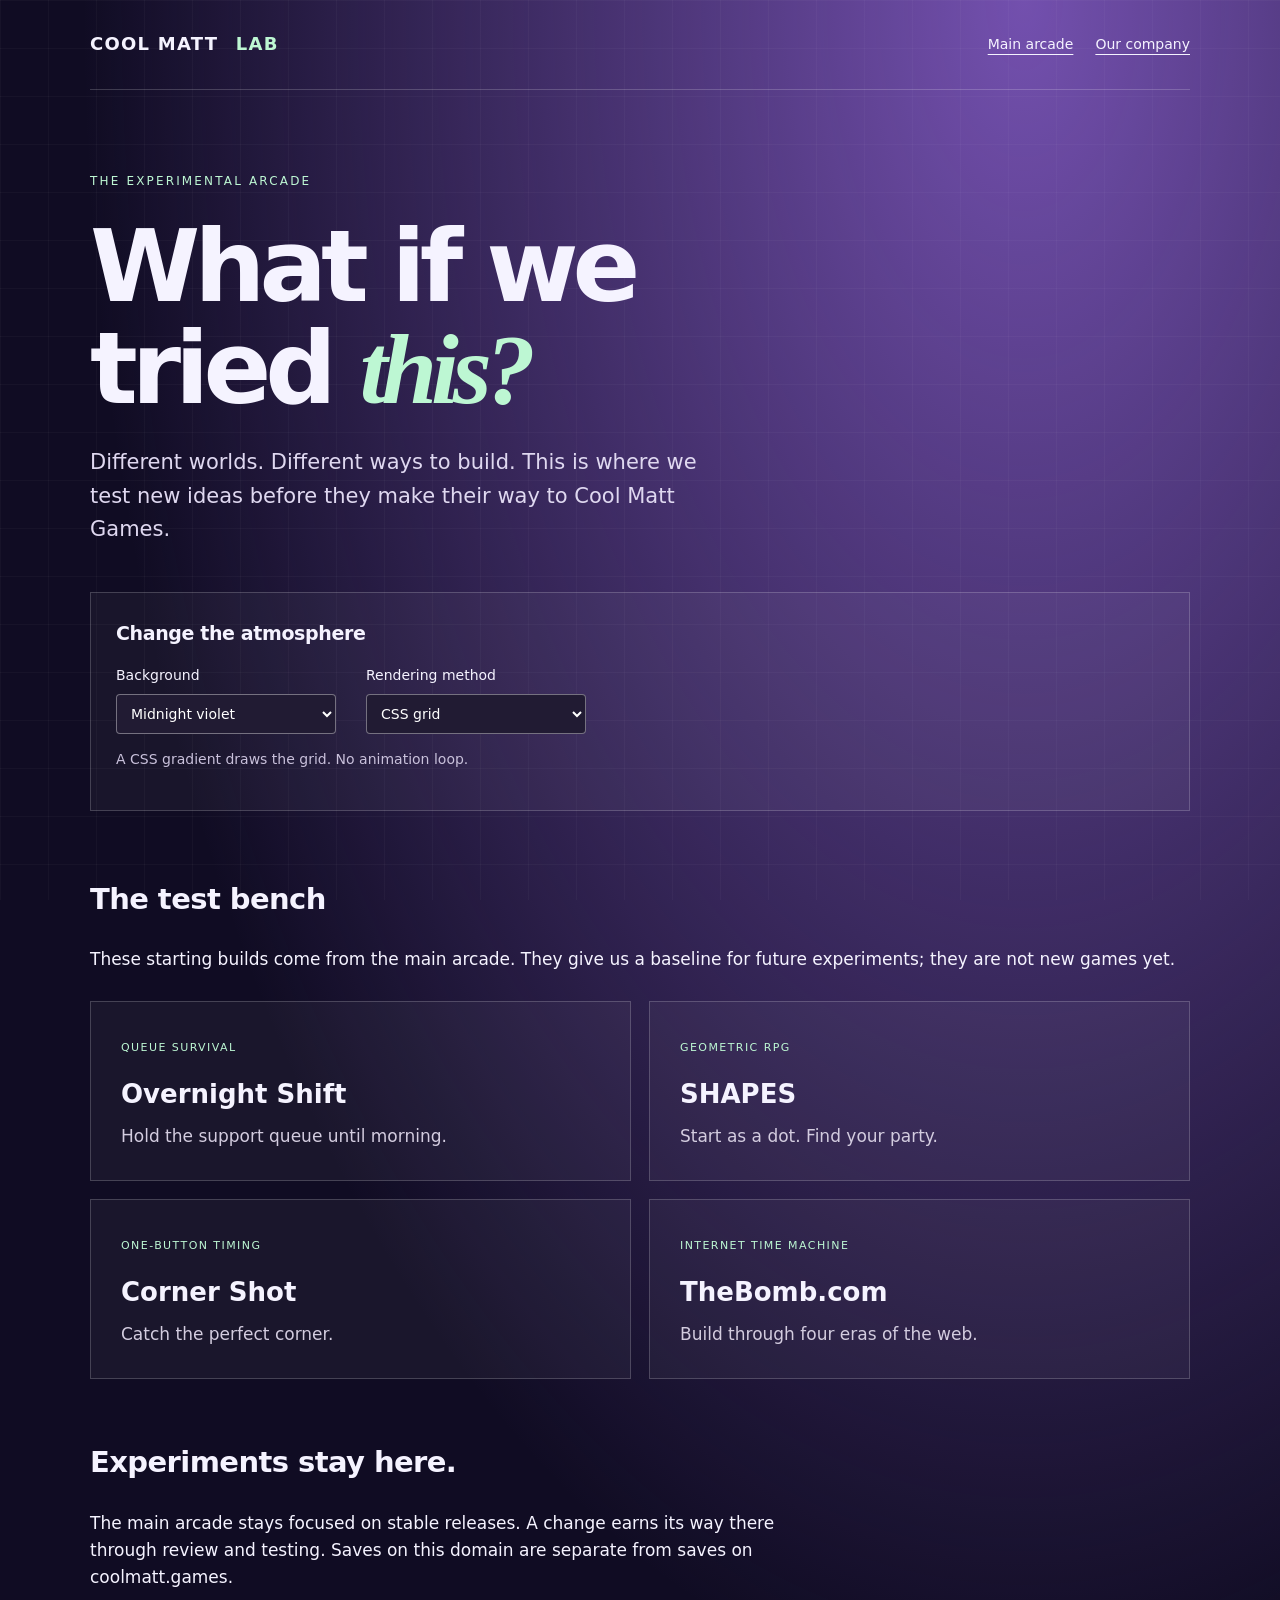
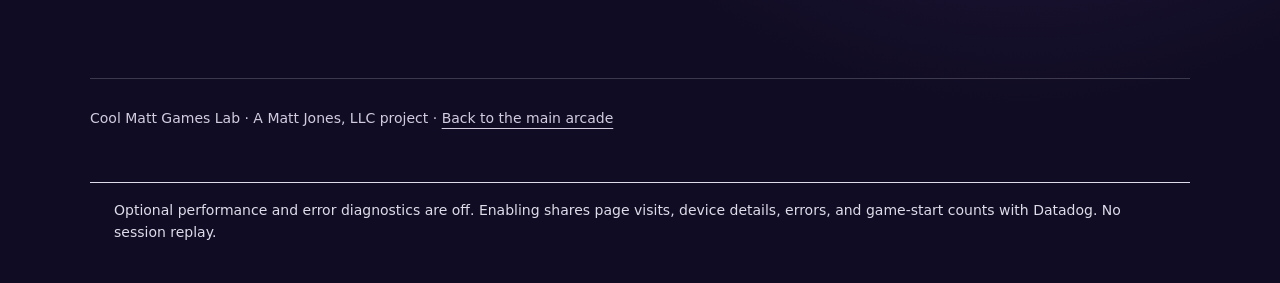
<file: site/index.html>
<!doctype html><html lang="en"><head><meta charset="utf-8"><meta name="viewport" content="width=device-width,initial-scale=1"><title>Cool Matt Games Lab | Experimental arcade</title><meta name="description" content="The experimental side of Cool Matt Games. Test games, alternate backgrounds, and new ways to build."><link rel="canonical" href="https://coolmattgames.io/"><link rel="icon" href="favicon.svg"><link rel="stylesheet" href="assets/lab.css"><script defer src="assets/lab.js"></script><script defer src="./assets/monitoring-config.js"></script>
<script defer src="./assets/monitoring.js"></script>
</head><body data-theme="midnight"><canvas id="sky" aria-hidden="true"></canvas><header><a class="brand" href="./">COOL MATT <b>LAB</b></a><nav aria-label="Main"><a href="https://coolmatt.games">Main arcade</a><a href="https://matt-jones.org">Our company</a></nav></header><main><p class="eyebrow">THE EXPERIMENTAL ARCADE</p><h1>What if we<br>tried <em>this?</em></h1><p class="intro">Different worlds. Different ways to build. This is where we test new ideas before they make their way to Cool Matt Games.</p><section class="controls" aria-labelledby="controls-title"><h2 id="controls-title">Change the atmosphere</h2><div><label>Background <select id="theme"><option value="midnight">Midnight violet</option><option value="ocean">Deep ocean</option><option value="ember">Ember glow</option></select></label><label>Rendering method <select id="renderer"><option value="css">CSS grid</option><option value="canvas">Canvas stars</option><option value="plain">Plain background</option></select></label></div><p id="method" aria-live="polite">A CSS gradient draws the grid. No animation loop.</p></section><section aria-labelledby="games-title"><h2 id="games-title">The test bench</h2><p>These starting builds come from the main arcade. They give us a baseline for future experiments; they are not new games yet.</p><div class="games"><a href="games/overnight-shift/"><span>QUEUE SURVIVAL</span><h3>Overnight Shift</h3><p>Hold the support queue until morning.</p></a><a href="games/shapes/"><span>GEOMETRIC RPG</span><h3>SHAPES</h3><p>Start as a dot. Find your party.</p></a><a href="games/corner-shot/"><span>ONE-BUTTON TIMING</span><h3>Corner Shot</h3><p>Catch the perfect corner.</p></a><a href="games/thebomb/"><span>INTERNET TIME MACHINE</span><h3>TheBomb.com</h3><p>Build through four eras of the web.</p></a></div></section><section class="note"><h2>Experiments stay here.</h2><p>The main arcade stays focused on stable releases. A change earns its way there through review and testing. Saves on this domain are separate from saves on coolmatt.games.</p></section></main><footer>Cool Matt Games Lab · A Matt Jones, LLC project · <a href="https://coolmatt.games">Back to the main arcade</a></footer></body></html>
</file>
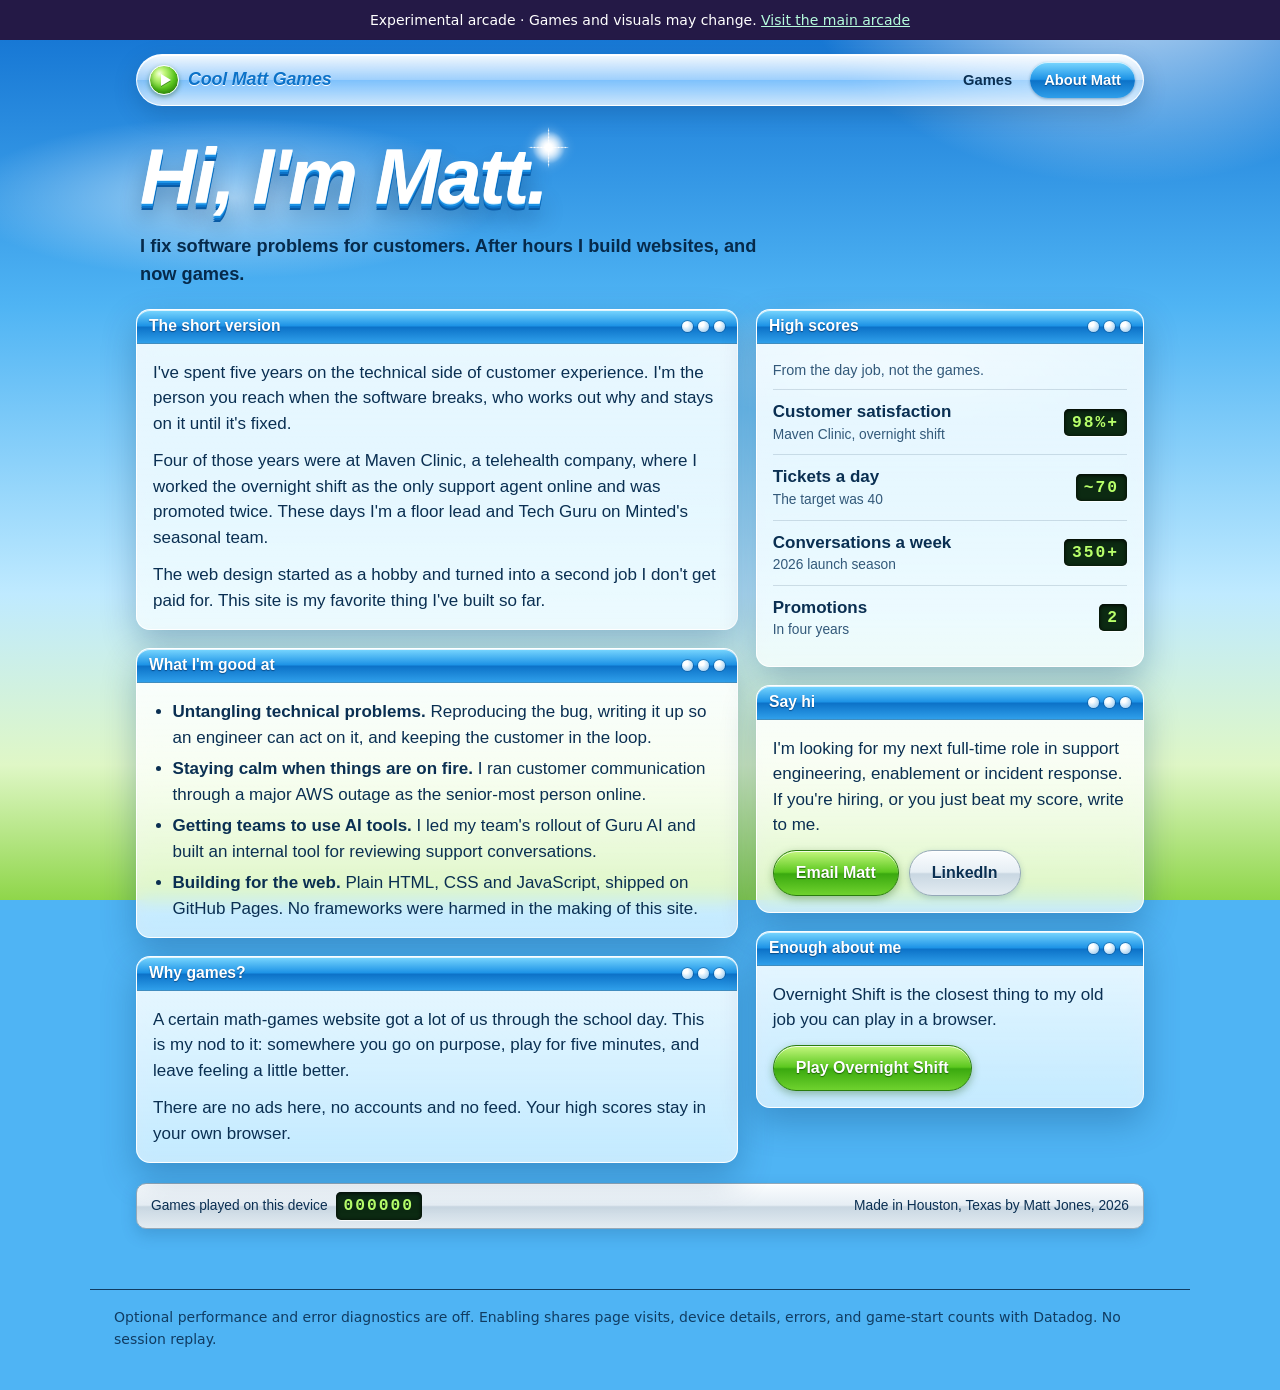
<file: site/about/index.html>
<!doctype html>
<html lang="en">
<head>
<meta charset="utf-8">
<meta name="viewport" content="width=device-width, initial-scale=1, viewport-fit=cover">
<title>LAB · About Matt | Cool Matt Games</title>
<meta name="description" content="Matt Jones: five years in tech-facing customer experience, building websites and browser games on the side.">
<meta name="theme-color" content="#0f6fd0">
<meta property="og:title" content="About Matt | Cool Matt Games">
<meta property="og:description" content="Five years in tech-facing customer experience, building websites and browser games on the side.">
<meta property="og:type" content="profile">
<meta property="og:url" content="https://coolmattgames.io/about/">
<link rel="canonical" href="https://coolmattgames.io/about/">
<link rel="icon" href="../favicon.svg" type="image/svg+xml">
<link rel="stylesheet" href="../assets/site.css">
<script defer src="../assets/monitoring-config.js"></script>
<script defer src="../assets/monitoring.js"></script>
</head>
<body><aside style="background:#241946;color:#fff;padding:12px;text-align:center;font:14px system-ui">Experimental arcade · Games and visuals may change. <a style="color:#b5fbdc" href="https://coolmatt.games">Visit the main arcade</a></aside>
<a class="skip" href="#main">Skip to content</a>
<div class="sky-bubbles" aria-hidden="true"></div>

<div class="page">
  <header class="topbar">
    <a class="brand" href="../"><span class="brand-orb" aria-hidden="true"></span>Cool Matt Games</a>
    <nav class="nav" aria-label="Site">
      <a href="../">Games</a>
      <a href="../about/" aria-current="page">About Matt</a>
    </nav>
  </header>

  <main id="main">
    <div class="masthead">
      <h1 class="wordmark">Hi, I'm Matt.</h1>
      <p class="tagline">I fix software problems for customers. After hours I build websites, and now games.</p>
    </div>

    <div class="desk">
      <div class="stack">
        <section class="win" aria-labelledby="short-title">
          <div class="win-bar">
            <h2 id="short-title">The short version</h2>
            <span class="win-dots" aria-hidden="true"><i></i><i></i><i></i></span>
          </div>
          <div class="win-body">
            <p>I've spent five years on the technical side of customer experience. I'm the person you reach when the software breaks, who works out why and stays on it until it's fixed.</p>
            <p>Four of those years were at Maven Clinic, a telehealth company, where I worked the overnight shift as the only support agent online and was promoted twice. These days I'm a floor lead and Tech Guru on Minted's seasonal team.</p>
            <p>The web design started as a hobby and turned into a second job I don't get paid for. This site is my favorite thing I've built so far.</p>
          </div>
        </section>

        <section class="win" aria-labelledby="good-title">
          <div class="win-bar">
            <h2 id="good-title">What I'm good at</h2>
            <span class="win-dots" aria-hidden="true"><i></i><i></i><i></i></span>
          </div>
          <div class="win-body">
            <ul class="plain-list">
              <li><strong>Untangling technical problems.</strong> Reproducing the bug, writing it up so an engineer can act on it, and keeping the customer in the loop.</li>
              <li><strong>Staying calm when things are on fire.</strong> I ran customer communication through a major AWS outage as the senior-most person online.</li>
              <li><strong>Getting teams to use AI tools.</strong> I led my team's rollout of Guru AI and built an internal tool for reviewing support conversations.</li>
              <li><strong>Building for the web.</strong> Plain HTML, CSS and JavaScript, shipped on GitHub Pages. No frameworks were harmed in the making of this site.</li>
            </ul>
          </div>
        </section>

        <section class="win" aria-labelledby="why-title">
          <div class="win-bar">
            <h2 id="why-title">Why games?</h2>
            <span class="win-dots" aria-hidden="true"><i></i><i></i><i></i></span>
          </div>
          <div class="win-body">
            <p>A certain math-games website got a lot of us through the school day. This is my nod to it: somewhere you go on purpose, play for five minutes, and leave feeling a little better.</p>
            <p>There are no ads here, no accounts and no feed. Your high scores stay in your own browser.</p>
          </div>
        </section>
      </div>

      <div class="stack">
        <section class="win" aria-labelledby="scores-title">
          <div class="win-bar">
            <h2 id="scores-title">High scores</h2>
            <span class="win-dots" aria-hidden="true"><i></i><i></i><i></i></span>
          </div>
          <div class="win-body">
            <table class="scores">
              <caption>From the day job, not the games.</caption>
              <tbody>
                <tr><th scope="row">Customer satisfaction<small>Maven Clinic, overnight shift</small></th><td><span class="lcd">98%+</span></td></tr>
                <tr><th scope="row">Tickets a day<small>The target was 40</small></th><td><span class="lcd">~70</span></td></tr>
                <tr><th scope="row">Conversations a week<small>2026 launch season</small></th><td><span class="lcd">350+</span></td></tr>
                <tr><th scope="row">Promotions<small>In four years</small></th><td><span class="lcd">2</span></td></tr>
              </tbody>
            </table>
          </div>
        </section>

        <section class="win" aria-labelledby="hi-title">
          <div class="win-bar">
            <h2 id="hi-title">Say hi</h2>
            <span class="win-dots" aria-hidden="true"><i></i><i></i><i></i></span>
          </div>
          <div class="win-body">
            <p>I'm looking for my next full-time role in support engineering, enablement or incident response. If you're hiring, or you just beat my score, write to me.</p>
            <div class="btn-row">
              <a class="btn" href="mailto:mscottjones24@gmail.com">Email Matt</a>
              <a class="btn btn-quiet" href="https://www.linkedin.com/in/mattjoneshtx" rel="noopener">LinkedIn</a>
            </div>
          </div>
        </section>

        <section class="win" aria-labelledby="play-title">
          <div class="win-bar">
            <h2 id="play-title">Enough about me</h2>
            <span class="win-dots" aria-hidden="true"><i></i><i></i><i></i></span>
          </div>
          <div class="win-body">
            <p>Overnight Shift is the closest thing to my old job you can play in a browser.</p>
            <div class="btn-row">
              <a class="btn" href="../games/overnight-shift/">Play Overnight Shift</a>
            </div>
          </div>
        </section>
      </div>
    </div>
  </main>

  <footer class="status">
    <p>Games played on this device <span class="lcd" data-plays>000000</span></p>
    <p>Made in Houston, Texas by Matt Jones, 2026</p>
  </footer>
</div>

<script src="../assets/site.js"></script>
</body>
</html>
</file>
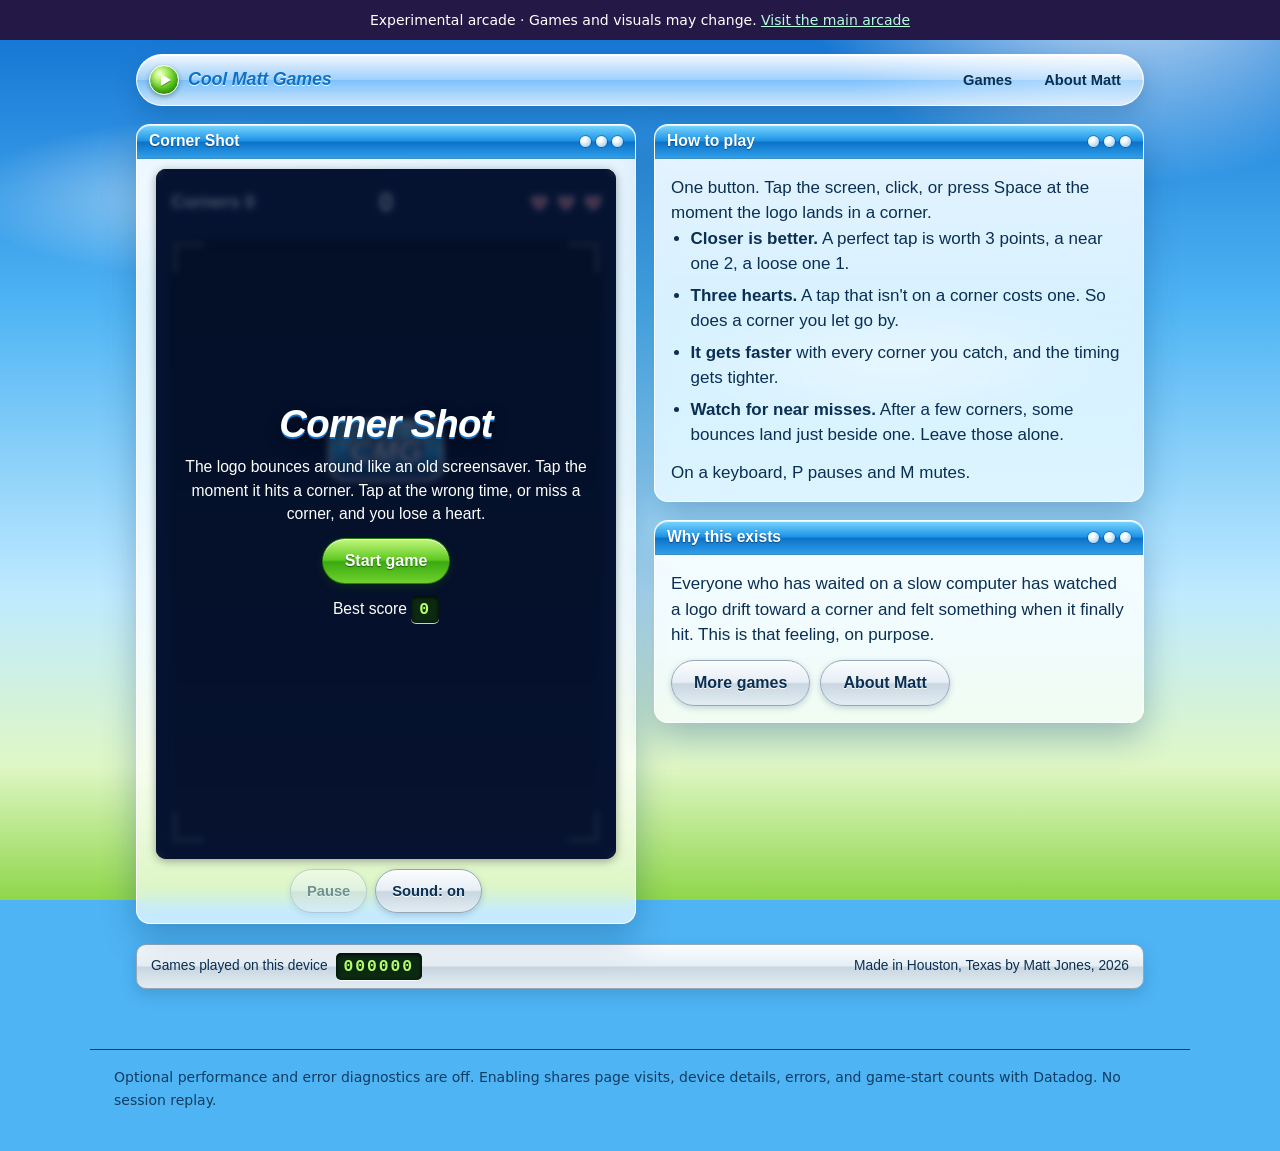
<file: site/games/corner-shot/index.html>
<!doctype html>
<html lang="en">
<head>
<meta charset="utf-8">
<meta name="viewport" content="width=device-width, initial-scale=1, viewport-fit=cover">
<title>LAB · Corner Shot | Cool Matt Games</title>
<meta name="description" content="A logo bounces around like an old screensaver. Tap the moment it hits a corner. A free one-button browser game by Matt Jones.">
<meta name="theme-color" content="#0f6fd0">
<meta property="og:title" content="Corner Shot | Cool Matt Games">
<meta property="og:description" content="A logo bounces around like an old screensaver. Tap the moment it hits a corner.">
<meta property="og:type" content="website">
<meta property="og:url" content="https://coolmattgames.io/games/corner-shot/">
<link rel="canonical" href="https://coolmattgames.io/games/corner-shot/">
<link rel="icon" href="../../favicon.svg" type="image/svg+xml">
<link rel="stylesheet" href="../../assets/site.css">
<script defer src="../../assets/monitoring-config.js"></script>
<script defer src="../../assets/monitoring.js"></script>
</head>
<body><aside style="background:#241946;color:#fff;padding:12px;text-align:center;font:14px system-ui">Experimental arcade · Games and visuals may change. <a style="color:#b5fbdc" href="https://coolmatt.games">Visit the main arcade</a></aside>
<a class="skip" href="#main">Skip to the game</a>
<div class="sky-bubbles" aria-hidden="true"></div>

<div class="page">
  <header class="topbar">
    <a class="brand" href="../../"><span class="brand-orb" aria-hidden="true"></span>Cool Matt Games</a>
    <nav class="nav" aria-label="Site">
      <a href="../../">Games</a>
      <a href="../../about/">About Matt</a>
    </nav>
  </header>

  <main id="main" class="game-desk">
    <section class="win game-win" aria-labelledby="game-title">
      <div class="win-bar">
        <h1 id="game-title">Corner Shot</h1>
        <span class="win-dots" aria-hidden="true"><i></i><i></i><i></i></span>
      </div>
      <div class="win-body">
        <div class="stage">
          <canvas id="game" width="360" height="540" tabindex="-1" role="img" aria-label="Corner Shot playfield: a logo bouncing around a dark screen. Tap, click or press Space when it hits a corner."></canvas>

          <div class="screen" id="screen-start">
            <h2>Corner Shot</h2>
            <p>The logo bounces around like an old screensaver. Tap the moment it hits a corner. Tap at the wrong time, or miss a corner, and you lose a heart.</p>
            <button class="btn" id="btn-start" type="button">Start game</button>
            <p>Best score <span class="lcd" id="best">0</span></p>
          </div>

          <div class="screen" id="screen-pause" hidden>
            <h2>Paused</h2>
            <p>The logo is holding still for you. It won't do that again.</p>
            <button class="btn" id="btn-resume" type="button">Resume game</button>
          </div>

          <div class="screen" id="screen-end" hidden>
            <h2>Out of hearts</h2>
            <p id="end-line" aria-live="polite"></p>
            <dl>
              <dt>Score</dt><dd><span class="lcd" id="s-score">0</span></dd>
              <dt>Corners caught</dt><dd><span class="lcd" id="s-corners">0</span></dd>
              <dt>Best streak</dt><dd><span class="lcd" id="s-streak">0</span></dd>
              <dt>Top speed</dt><dd><span class="lcd" id="s-speed">1.0x</span></dd>
            </dl>
            <button class="btn" id="btn-again" type="button">Start another game</button>
          </div>
        </div>

        <div class="controls">
          <button class="btn btn-quiet" id="btn-pause" type="button" disabled>Pause</button>
          <button class="btn btn-quiet" id="btn-sound" type="button" aria-pressed="true">Sound: on</button>
        </div>
      </div>
    </section>

    <div class="stack">
      <section class="win" aria-labelledby="how-title">
        <div class="win-bar">
          <h2 id="how-title">How to play</h2>
          <span class="win-dots" aria-hidden="true"><i></i><i></i><i></i></span>
        </div>
        <div class="win-body">
          <p>One button. Tap the screen, click, or press Space at the moment the logo lands in a corner.</p>
          <ul class="plain-list">
            <li><strong>Closer is better.</strong> A perfect tap is worth 3 points, a near one 2, a loose one 1.</li>
            <li><strong>Three hearts.</strong> A tap that isn't on a corner costs one. So does a corner you let go by.</li>
            <li><strong>It gets faster</strong> with every corner you catch, and the timing gets tighter.</li>
            <li><strong>Watch for near misses.</strong> After a few corners, some bounces land just beside one. Leave those alone.</li>
          </ul>
          <p>On a keyboard, P pauses and M mutes.</p>
        </div>
      </section>

      <section class="win" aria-labelledby="why-title">
        <div class="win-bar">
          <h2 id="why-title">Why this exists</h2>
          <span class="win-dots" aria-hidden="true"><i></i><i></i><i></i></span>
        </div>
        <div class="win-body">
          <p>Everyone who has waited on a slow computer has watched a logo drift toward a corner and felt something when it finally hit. This is that feeling, on purpose.</p>
          <div class="btn-row">
            <a class="btn btn-quiet" href="../../">More games</a>
            <a class="btn btn-quiet" href="../../about/">About Matt</a>
          </div>
        </div>
      </section>
    </div>
  </main>

  <footer class="status">
    <p>Games played on this device <span class="lcd" data-plays>000000</span></p>
    <p>Made in Houston, Texas by Matt Jones, 2026</p>
  </footer>
</div>

<script src="../../assets/site.js"></script>
<script src="../../games/corner-shot/game.js"></script>
</body>
</html>
</file>
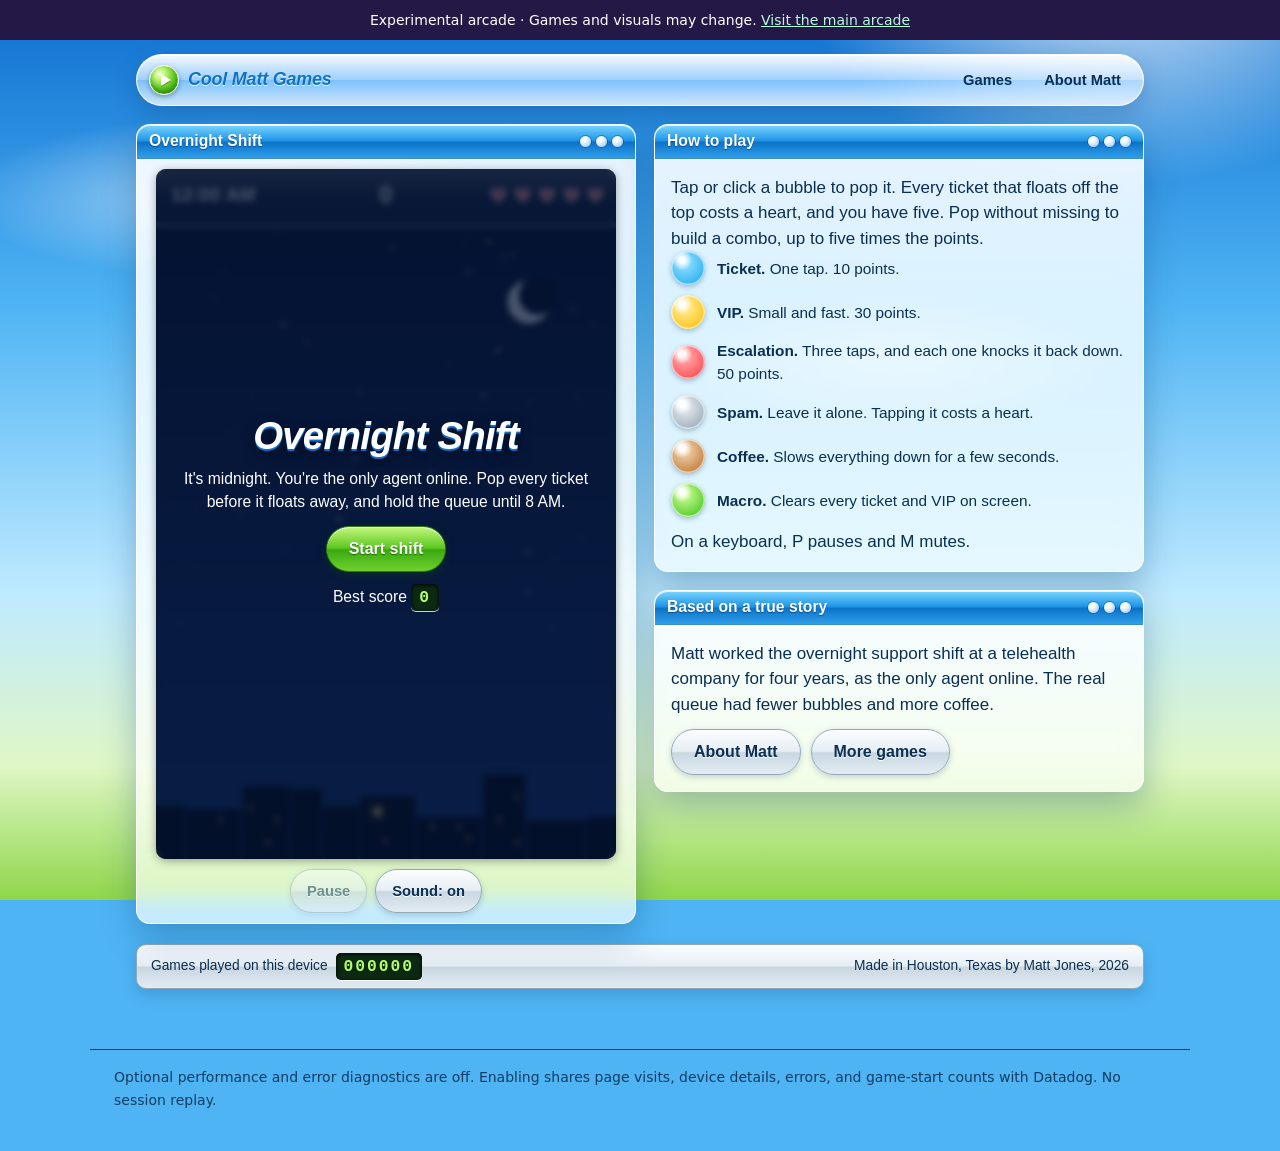
<file: site/games/overnight-shift/index.html>
<!doctype html>
<html lang="en">
<head>
<meta charset="utf-8">
<meta name="viewport" content="width=device-width, initial-scale=1, viewport-fit=cover">
<title>LAB · Overnight Shift | Cool Matt Games</title>
<meta name="description" content="You're the only support agent online. Pop every ticket before it floats away and make it to 8 AM. A free browser game by Matt Jones.">
<meta name="theme-color" content="#0f6fd0">
<meta property="og:title" content="Overnight Shift | Cool Matt Games">
<meta property="og:description" content="You're the only support agent online. Pop every ticket before it floats away and make it to 8 AM.">
<meta property="og:type" content="website">
<meta property="og:url" content="https://coolmattgames.io/games/overnight-shift/">
<link rel="canonical" href="https://coolmattgames.io/games/overnight-shift/">
<link rel="icon" href="../../favicon.svg" type="image/svg+xml">
<link rel="stylesheet" href="../../assets/site.css">
<script defer src="../../assets/monitoring-config.js"></script>
<script defer src="../../assets/monitoring.js"></script>
</head>
<body><aside style="background:#241946;color:#fff;padding:12px;text-align:center;font:14px system-ui">Experimental arcade · Games and visuals may change. <a style="color:#b5fbdc" href="https://coolmatt.games">Visit the main arcade</a></aside>
<a class="skip" href="#main">Skip to the game</a>
<div class="sky-bubbles" aria-hidden="true"></div>

<div class="page">
  <header class="topbar">
    <a class="brand" href="../../"><span class="brand-orb" aria-hidden="true"></span>Cool Matt Games</a>
    <nav class="nav" aria-label="Site">
      <a href="../../">Games</a>
      <a href="../../about/">About Matt</a>
    </nav>
  </header>

  <main id="main" class="game-desk">
    <section class="win game-win" aria-labelledby="game-title">
      <div class="win-bar">
        <h1 id="game-title">Overnight Shift</h1>
        <span class="win-dots" aria-hidden="true"><i></i><i></i><i></i></span>
      </div>
      <div class="win-body">
        <div class="stage">
          <canvas id="game" width="360" height="540" tabindex="-1" role="img" aria-label="Overnight Shift playfield: bubbles rise from a city skyline at night. Tap or click them to pop them."></canvas>

          <div class="screen" id="screen-start">
            <h2>Overnight Shift</h2>
            <p>It's midnight. You're the only agent online. Pop every ticket before it floats away, and hold the queue until 8 AM.</p>
            <button class="btn" id="btn-start" type="button">Start shift</button>
            <p>Best score <span class="lcd" id="best">0</span></p>
          </div>

          <div class="screen" id="screen-pause" hidden>
            <h2>Paused</h2>
            <p>The queue is waiting politely.</p>
            <button class="btn" id="btn-resume" type="button">Resume shift</button>
          </div>

          <div class="screen" id="screen-end" hidden>
            <h2 id="end-title">Shift complete</h2>
            <p id="end-line" aria-live="polite"></p>
            <dl>
              <dt>Score</dt><dd><span class="lcd" id="s-score">0</span></dd>
              <dt>Customer satisfaction</dt><dd><span class="lcd" id="s-csat">100%</span></dd>
              <dt>Best combo</dt><dd><span class="lcd" id="s-combo">0</span></dd>
              <dt>Clocked out</dt><dd><span class="lcd" id="s-clock">12:00 AM</span></dd>
            </dl>
            <button class="btn" id="btn-again" type="button">Start another shift</button>
            <p><a href="../../about/">Meet the agent this is based on</a></p>
          </div>
        </div>

        <div class="controls">
          <button class="btn btn-quiet" id="btn-pause" type="button" disabled>Pause</button>
          <button class="btn btn-quiet" id="btn-sound" type="button" aria-pressed="true">Sound: on</button>
        </div>
      </div>
    </section>

    <div class="stack">
      <section class="win" aria-labelledby="how-title">
        <div class="win-bar">
          <h2 id="how-title">How to play</h2>
          <span class="win-dots" aria-hidden="true"><i></i><i></i><i></i></span>
        </div>
        <div class="win-body">
          <p>Tap or click a bubble to pop it. Every ticket that floats off the top costs a heart, and you have five. Pop without missing to build a combo, up to five times the points.</p>
          <ul class="legend">
            <li><i class="ticket" aria-hidden="true"></i><span><strong>Ticket.</strong> One tap. 10 points.</span></li>
            <li><i class="vip" aria-hidden="true"></i><span><strong>VIP.</strong> Small and fast. 30 points.</span></li>
            <li><i class="esc" aria-hidden="true"></i><span><strong>Escalation.</strong> Three taps, and each one knocks it back down. 50 points.</span></li>
            <li><i class="spam" aria-hidden="true"></i><span><strong>Spam.</strong> Leave it alone. Tapping it costs a heart.</span></li>
            <li><i class="coffee" aria-hidden="true"></i><span><strong>Coffee.</strong> Slows everything down for a few seconds.</span></li>
            <li><i class="macro" aria-hidden="true"></i><span><strong>Macro.</strong> Clears every ticket and VIP on screen.</span></li>
          </ul>
          <p>On a keyboard, P pauses and M mutes.</p>
        </div>
      </section>

      <section class="win" aria-labelledby="true-title">
        <div class="win-bar">
          <h2 id="true-title">Based on a true story</h2>
          <span class="win-dots" aria-hidden="true"><i></i><i></i><i></i></span>
        </div>
        <div class="win-body">
          <p>Matt worked the overnight support shift at a telehealth company for four years, as the only agent online. The real queue had fewer bubbles and more coffee.</p>
          <div class="btn-row">
            <a class="btn btn-quiet" href="../../about/">About Matt</a>
            <a class="btn btn-quiet" href="../../">More games</a>
          </div>
        </div>
      </section>
    </div>
  </main>

  <footer class="status">
    <p>Games played on this device <span class="lcd" data-plays>000000</span></p>
    <p>Made in Houston, Texas by Matt Jones, 2026</p>
  </footer>
</div>

<script src="../../assets/site.js"></script>
<script src="../../games/overnight-shift/game.js"></script>
</body>
</html>
</file>
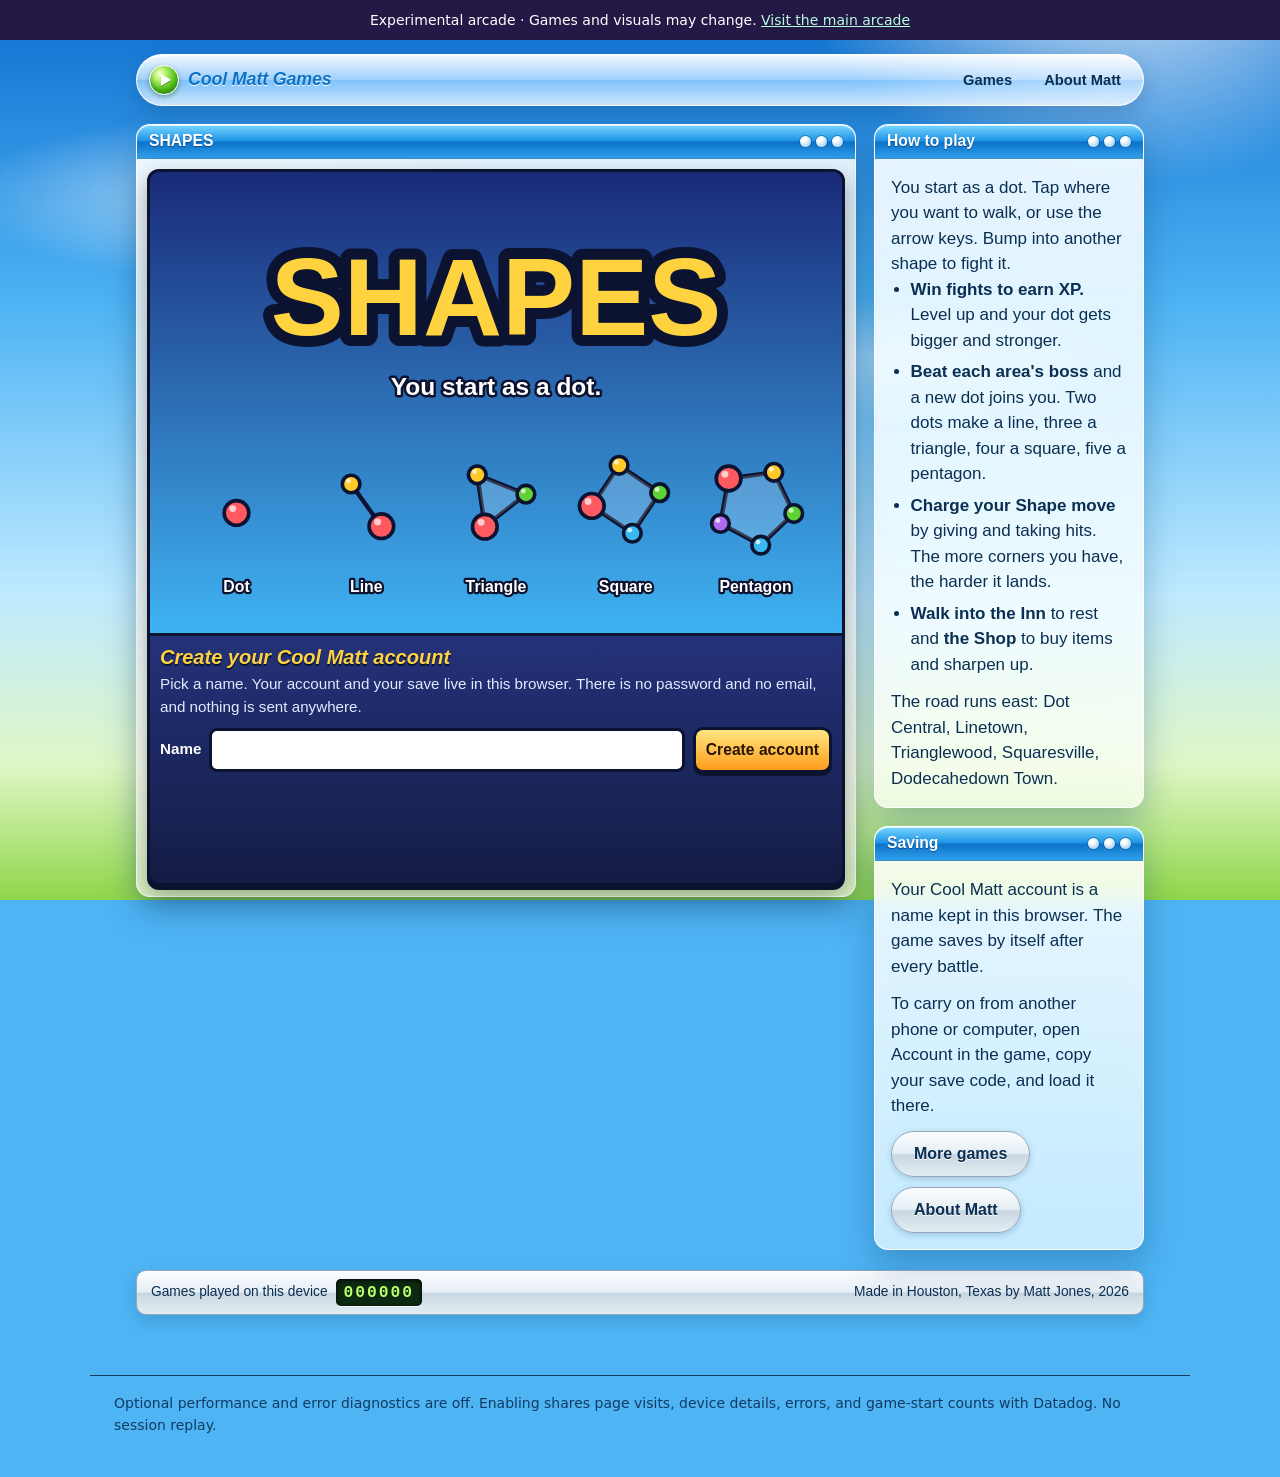
<file: site/games/shapes/index.html>
<!doctype html>
<html lang="en">
<head>
<meta charset="utf-8">
<meta name="viewport" content="width=device-width, initial-scale=1, viewport-fit=cover">
<title>LAB · SHAPES | Cool Matt Games</title>
<meta name="description" content="An RPG where you start as a dot. Fight, level up, grow, and recruit a party that becomes a line, a triangle, a square and a pentagon. Free, by Matt Jones.">
<meta name="theme-color" content="#0f6fd0">
<meta property="og:title" content="SHAPES | Cool Matt Games">
<meta property="og:description" content="An RPG where you start as a dot and end up a pentagon.">
<meta property="og:type" content="website">
<meta property="og:url" content="https://coolmattgames.io/games/shapes/">
<link rel="canonical" href="https://coolmattgames.io/games/shapes/">
<link rel="icon" href="../../favicon.svg" type="image/svg+xml">
<link rel="stylesheet" href="../../assets/site.css">
<link rel="stylesheet" href="../../games/shapes/shp.css">
<script defer src="../../assets/monitoring-config.js"></script>
<script defer src="../../assets/monitoring.js"></script>
</head>
<body><aside style="background:#241946;color:#fff;padding:12px;text-align:center;font:14px system-ui">Experimental arcade · Games and visuals may change. <a style="color:#b5fbdc" href="https://coolmatt.games">Visit the main arcade</a></aside>
<a class="skip" href="#main">Skip to the game</a>
<div class="sky-bubbles" aria-hidden="true"></div>

<div class="page">
  <header class="topbar">
    <a class="brand" href="../../"><span class="brand-orb" aria-hidden="true"></span>Cool Matt Games</a>
    <nav class="nav" aria-label="Site">
      <a href="../../">Games</a>
      <a href="../../about/">About Matt</a>
    </nav>
  </header>

  <main id="main" class="game-desk wide">
    <section class="win game-win" aria-labelledby="game-title">
      <div class="win-bar">
        <h1 id="game-title">SHAPES</h1>
        <span class="win-dots" aria-hidden="true"><i></i><i></i><i></i></span>
      </div>
      <div class="win-body">
        <div class="shp">
          <div class="shp-stage">
            <canvas id="game" width="480" height="320" role="img" aria-label="SHAPES game view. The menus and battle commands are the buttons below it."></canvas>
          </div>
          <div class="shp-panel" id="panel"></div>
        </div>
      </div>
    </section>

    <div class="stack">
      <section class="win" aria-labelledby="how-title">
        <div class="win-bar">
          <h2 id="how-title">How to play</h2>
          <span class="win-dots" aria-hidden="true"><i></i><i></i><i></i></span>
        </div>
        <div class="win-body">
          <p>You start as a dot. Tap where you want to walk, or use the arrow keys. Bump into another shape to fight it.</p>
          <ul class="plain-list">
            <li><strong>Win fights to earn XP.</strong> Level up and your dot gets bigger and stronger.</li>
            <li><strong>Beat each area's boss</strong> and a new dot joins you. Two dots make a line, three a triangle, four a square, five a pentagon.</li>
            <li><strong>Charge your Shape move</strong> by giving and taking hits. The more corners you have, the harder it lands.</li>
            <li><strong>Walk into the Inn</strong> to rest and <strong>the Shop</strong> to buy items and sharpen up.</li>
          </ul>
          <p>The road runs east: Dot Central, Linetown, Trianglewood, Squaresville, Dodecahedown Town.</p>
        </div>
      </section>

      <section class="win" aria-labelledby="save-title">
        <div class="win-bar">
          <h2 id="save-title">Saving</h2>
          <span class="win-dots" aria-hidden="true"><i></i><i></i><i></i></span>
        </div>
        <div class="win-body">
          <p>Your Cool Matt account is a name kept in this browser. The game saves by itself after every battle.</p>
          <p>To carry on from another phone or computer, open Account in the game, copy your save code, and load it there.</p>
          <div class="btn-row">
            <a class="btn btn-quiet" href="../../">More games</a>
            <a class="btn btn-quiet" href="../../about/">About Matt</a>
          </div>
        </div>
      </section>
    </div>
  </main>

  <footer class="status">
    <p>Games played on this device <span class="lcd" data-plays>000000</span></p>
    <p>Made in Houston, Texas by Matt Jones, 2026</p>
  </footer>
</div>

<script src="../../assets/site.js"></script>
<script src="../../games/shapes/shapes.js"></script>
</body>
</html>
</file>
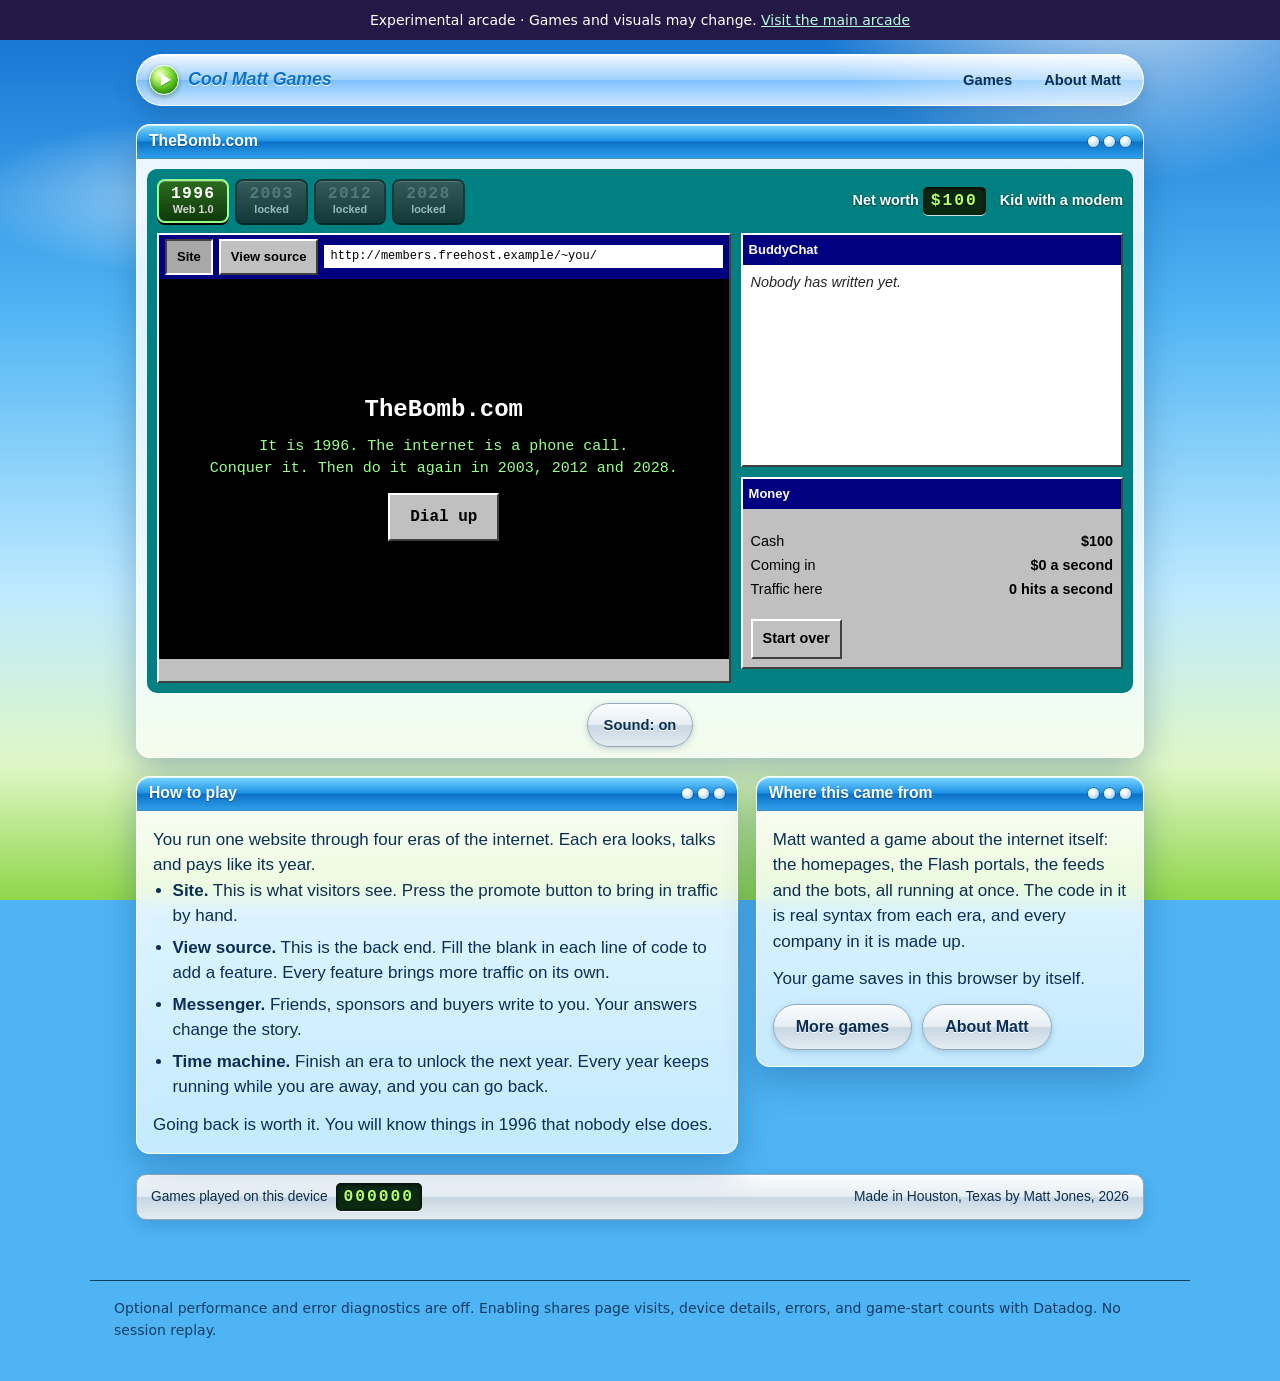
<file: site/games/thebomb/index.html>
<!doctype html>
<html lang="en">
<head>
<meta charset="utf-8">
<meta name="viewport" content="width=device-width, initial-scale=1, viewport-fit=cover">
<title>LAB · TheBomb.com | Cool Matt Games</title>
<meta name="description" content="Run a website through the whole history of the internet: 1996, 2003, 2012 and 2028. Write the code, answer the messages, get rich, lose it, and take the time machine back. A free game by Matt Jones.">
<meta name="theme-color" content="#0f6fd0">
<meta property="og:title" content="TheBomb.com | Cool Matt Games">
<meta property="og:description" content="Conquer the internet in 1996, 2003, 2012 and 2028. A time machine is involved.">
<meta property="og:type" content="website">
<meta property="og:url" content="https://coolmattgames.io/games/thebomb/">
<link rel="canonical" href="https://coolmattgames.io/games/thebomb/">
<link rel="icon" href="../../favicon.svg" type="image/svg+xml">
<link rel="stylesheet" href="../../assets/site.css">
<link rel="stylesheet" href="../../games/thebomb/bomb.css">
<script defer src="../../assets/monitoring-config.js"></script>
<script defer src="../../assets/monitoring.js"></script>
</head>
<body><aside style="background:#241946;color:#fff;padding:12px;text-align:center;font:14px system-ui">Experimental arcade · Games and visuals may change. <a style="color:#b5fbdc" href="https://coolmatt.games">Visit the main arcade</a></aside>
<a class="skip" href="#main">Skip to the game</a>
<div class="sky-bubbles" aria-hidden="true"></div>

<div class="page">
  <header class="topbar">
    <a class="brand" href="../../"><span class="brand-orb" aria-hidden="true"></span>Cool Matt Games</a>
    <nav class="nav" aria-label="Site">
      <a href="../../">Games</a>
      <a href="../../about/">About Matt</a>
    </nav>
  </header>

  <main id="main" class="game-desk bomb-desk">
    <section class="win game-win" aria-labelledby="game-title">
      <div class="win-bar">
        <h1 id="game-title">TheBomb.com</h1>
        <span class="win-dots" aria-hidden="true"><i></i><i></i><i></i></span>
      </div>
      <div class="win-body">
        <div class="bomb era-e96" id="bomb">
          <div class="tm">
            <div class="tm-dial" id="tm" role="group" aria-label="Time machine"></div>
            <div class="tm-read">
              <span>Net worth <b class="lcd" id="worth">$100</b></span>
              <span id="title">Kid with a modem</span>
            </div>
          </div>

          <div class="bomb-grid">
            <section class="os os-browser" aria-label="Your website">
              <div class="os-bar" id="bbar"></div>
              <div class="os-view" id="view"></div>
              <p class="os-toast" id="toast" role="status" aria-live="polite"></p>
            </section>

            <div class="bomb-side">
              <section class="os os-chat" aria-label="Messenger">
                <div class="os-bar"><span id="chatname">BuddyChat</span></div>
                <div class="os-log" id="chatlog" aria-live="polite"></div>
              </section>
              <section class="os os-money" aria-label="Money">
                <div class="os-bar"><span>Money</span></div>
                <div class="os-pad" id="money"></div>
              </section>
            </div>
          </div>
        </div>

        <div class="controls">
          <button class="btn btn-quiet" id="btn-sound" type="button" aria-pressed="true">Sound: on</button>
        </div>
      </div>
    </section>

    <div class="desk">
      <section class="win" aria-labelledby="how-title">
        <div class="win-bar">
          <h2 id="how-title">How to play</h2>
          <span class="win-dots" aria-hidden="true"><i></i><i></i><i></i></span>
        </div>
        <div class="win-body">
          <p>You run one website through four eras of the internet. Each era looks, talks and pays like its year.</p>
          <ul class="plain-list">
            <li><strong>Site.</strong> This is what visitors see. Press the promote button to bring in traffic by hand.</li>
            <li><strong>View source.</strong> This is the back end. Fill the blank in each line of code to add a feature. Every feature brings more traffic on its own.</li>
            <li><strong>Messenger.</strong> Friends, sponsors and buyers write to you. Your answers change the story.</li>
            <li><strong>Time machine.</strong> Finish an era to unlock the next year. Every year keeps running while you are away, and you can go back.</li>
          </ul>
          <p>Going back is worth it. You will know things in 1996 that nobody else does.</p>
        </div>
      </section>

      <section class="win" aria-labelledby="true-title">
        <div class="win-bar">
          <h2 id="true-title">Where this came from</h2>
          <span class="win-dots" aria-hidden="true"><i></i><i></i><i></i></span>
        </div>
        <div class="win-body">
          <p>Matt wanted a game about the internet itself: the homepages, the Flash portals, the feeds and the bots, all running at once. The code in it is real syntax from each era, and every company in it is made up.</p>
          <p>Your game saves in this browser by itself.</p>
          <div class="btn-row">
            <a class="btn btn-quiet" href="../../">More games</a>
            <a class="btn btn-quiet" href="../../about/">About Matt</a>
          </div>
        </div>
      </section>
    </div>
  </main>

  <footer class="status">
    <p>Games played on this device <span class="lcd" data-plays>000000</span></p>
    <p>Made in Houston, Texas by Matt Jones, 2026</p>
  </footer>
</div>

<script src="../../assets/site.js"></script>
<script src="../../games/thebomb/game.js"></script>
</body>
</html>
</file>
<file: site/assets/lab.css>
:root{font:17px/1.6 system-ui,sans-serif;color:#f5f3ff;background:#100c23}*{box-sizing:border-box}body{margin:0;--glow:#7350ae;--accent:#bdf7d3;background:radial-gradient(ellipse at 80% 0%,var(--glow),transparent 65%),#100c23;min-height:100vh}body[data-theme=ocean]{--glow:#165c77;--accent:#85edff}body[data-theme=ember]{--glow:#863f33;--accent:#ffd6a0}body::before{content:"";position:fixed;inset:0;pointer-events:none;background-image:linear-gradient(#ffffff08 1px,transparent 1px),linear-gradient(90deg,#ffffff08 1px,transparent 1px);background-size:48px 48px}body[data-renderer=canvas]::before,body[data-renderer=plain]::before{display:none}a{color:inherit;text-underline-offset:5px}a:focus-visible,select:focus-visible{outline:3px solid var(--accent);outline-offset:5px}header,main,footer{position:relative;width:min(1100px,calc(100% - 48px));margin:auto}header{display:flex;align-items:center;justify-content:space-between;padding:30px 0;border-bottom:1px solid #ffffff30}.brand{text-decoration:none;font-size:18px;font-weight:800;letter-spacing:.07em}.brand b{color:var(--accent);margin-left:10px}nav{display:flex;gap:22px;font-size:14px}main{padding:70px 0}.eyebrow{font-size:12px;letter-spacing:.18em;color:var(--accent)}h1{font-size:clamp(52px,8vw,100px);letter-spacing:-.06em;line-height:1.02;margin:25px 0}h1 em{font-family:Georgia,serif;color:var(--accent)}.intro{max-width:620px;font-size:21px;color:#dfd8f0}.controls{margin:45px 0 65px;padding:25px;background:#ffffff0a;border:1px solid #ffffff30}.controls h2{font-size:19px;margin-top:0}.controls>div{display:flex;gap:30px;flex-wrap:wrap}label{font-size:14px;display:grid;gap:8px}select{font:inherit;padding:10px;background:#211b33;color:white;border:1px solid #ffffff60;border-radius:4px;min-width:220px}.controls p{font-size:14px;color:#c9c1db}h2{font-weight:600;font-size:29px;letter-spacing:-.02em}.games{display:grid;grid-template-columns:repeat(2,1fr);gap:18px;margin-top:28px}.games a{display:block;background:#ffffff0b;border:1px solid #ffffff30;padding:30px;text-decoration:none}.games a:hover{border-color:var(--accent);background:#ffffff12}.games span{font-size:11px;letter-spacing:.13em;color:var(--accent)}.games h3{font-size:26px;margin:14px 0 8px}.games p{margin:0;color:#d3ccdf}.note{margin-top:60px;max-width:750px}footer{font-size:14px;padding:28px 0;border-top:1px solid #ffffff30;color:#d3ccdf}#sky{position:fixed;inset:0;width:100%;height:100%;pointer-events:none;display:none}body[data-renderer=canvas] #sky{display:block}@media(max-width:600px){header{align-items:flex-start;gap:20px;flex-direction:column}main{padding-top:40px}.games{grid-template-columns:1fr}.controls>div{flex-direction:column}.intro{font-size:18px}}
</file>
<file: site/assets/site.css>
/* Cool Matt Games: shared styles.
   Look: Frutiger Aero sky and glass, with Y2K window chrome. No web fonts, no third-party requests. */

:root {
  --sky-1: #0f6fd0;
  --sky-2: #4fb4f4;
  --sky-3: #bfeaff;
  --meadow-1: #dff7c6;
  --meadow-2: #8fd64a;

  --ink: #0a2f52;
  --ink-2: #33597a;

  --aqua-1: #7ad7ff;
  --aqua-2: #1d93e6;
  --aqua-3: #0c72c8;

  --lime-1: #c4f77e;
  --lime-2: #5cc81f;
  --lime-3: #2f8f0a;

  --sun: #ffd23f;
  --chrome-1: #fbfdff;
  --chrome-2: #c9d7e2;
  --chrome-3: #94a8b8;

  --font: "Frutiger", "Myriad Pro", "Segoe UI", "Lucida Grande", "Trebuchet MS", Tahoma, Verdana, sans-serif;
  --font-display: "Trebuchet MS", "Lucida Grande", "Segoe UI", Tahoma, sans-serif;
  --font-lcd: "Courier New", Courier, monospace;
}

*, *::before, *::after { box-sizing: border-box; }

html { color-scheme: light; -webkit-text-size-adjust: 100%; }

body {
  margin: 0;
  min-height: 100vh;
  min-height: 100dvh;
  font: 17px/1.5 var(--font);
  color: var(--ink);
  background: var(--sky-2);
  overflow-x: hidden;
}

/* The sky sits on a fixed layer so it holds still on phones too. */
body::before {
  content: "";
  position: fixed;
  inset: 0;
  z-index: -2;
  background:
    radial-gradient(42vmax 30vmax at 88% -6%, rgba(255, 255, 255, .9), rgba(255, 255, 255, 0) 62%),
    radial-gradient(30vmax 9vmax at 18% 22%, rgba(255, 255, 255, .55), rgba(255, 255, 255, 0) 70%),
    radial-gradient(26vmax 7vmax at 70% 40%, rgba(255, 255, 255, .4), rgba(255, 255, 255, 0) 70%),
    linear-gradient(180deg, var(--sky-1) 0%, var(--sky-2) 34%, var(--sky-3) 66%, var(--meadow-1) 85%, var(--meadow-2) 100%);
}

img, canvas, svg { max-width: 100%; }
a { color: var(--aqua-3); }
h1, h2, h3, p { margin: 0; }

:focus-visible {
  outline: 3px solid var(--sun);
  outline-offset: 3px;
  border-radius: 6px;
}

.skip {
  position: absolute; left: 12px; top: -60px;
  background: #fff; color: var(--ink); padding: 8px 12px; border-radius: 8px; z-index: 10;
}
.skip:focus { top: 12px; }

/* ---------- ambient bubbles (decorative) ---------- */
.sky-bubbles { position: fixed; inset: 0; z-index: -1; overflow: hidden; pointer-events: none; }
.sky-bubbles span {
  position: absolute;
  bottom: -140px;
  left: var(--x);
  width: var(--s);
  height: var(--s);
  border-radius: 50%;
  background:
    radial-gradient(circle at 32% 28%, rgba(255, 255, 255, .95) 0 7%, rgba(255, 255, 255, 0) 22%),
    radial-gradient(circle at 50% 50%, rgba(255, 255, 255, 0) 55%, rgba(255, 255, 255, .55) 96%, rgba(255, 255, 255, .15) 100%);
  box-shadow: inset 0 0 12px rgba(255, 255, 255, .5);
  animation: drift var(--d) linear var(--delay) infinite;
  opacity: .8;
}
@keyframes drift {
  from { transform: translate3d(0, 0, 0); }
  to { transform: translate3d(var(--sway), -125vh, 0); }
}

/* ---------- page frame ---------- */
.page { max-width: 1040px; margin: 0 auto; padding: 14px 16px 36px; }

.topbar {
  display: flex; align-items: center; justify-content: space-between; gap: 10px;
  padding: 7px 8px 7px 12px;
  border-radius: 999px;
  border: 1px solid rgba(255, 255, 255, .95);
  background: linear-gradient(180deg, rgba(255, 255, 255, .95) 0%, rgba(255, 255, 255, .62) 49%, rgba(226, 243, 255, .55) 51%, rgba(255, 255, 255, .78) 100%);
  box-shadow: 0 8px 22px rgba(8, 60, 110, .25), inset 0 1px 0 #fff;
  -webkit-backdrop-filter: blur(10px) saturate(1.3);
  backdrop-filter: blur(10px) saturate(1.3);
}

.brand {
  display: inline-flex; align-items: center; gap: 9px;
  text-decoration: none; color: var(--aqua-3);
  font: italic 800 1.12rem/1 var(--font-display);
  letter-spacing: -.01em;
  text-shadow: 0 1px 0 #fff;
  white-space: nowrap;
}
.brand-orb {
  flex: none; width: 30px; height: 30px; border-radius: 50%;
  background: radial-gradient(circle at 34% 28%, #f4ffe0 0, var(--lime-1) 18%, var(--lime-2) 56%, var(--lime-3) 100%);
  border: 1.5px solid #fff;
  box-shadow: 0 2px 5px rgba(0, 60, 0, .4), inset 0 -3px 5px rgba(20, 90, 0, .45);
  position: relative;
}
.brand-orb::after {
  content: ""; position: absolute; left: 11px; top: 8px;
  border-left: 10px solid #fff; border-top: 6px solid transparent; border-bottom: 6px solid transparent;
  filter: drop-shadow(0 1px 0 rgba(0, 70, 0, .5));
}

.nav { display: flex; gap: 4px; }
.nav a {
  display: inline-block; padding: 7px 14px; border-radius: 999px;
  font-weight: 700; font-size: .92rem; text-decoration: none; color: var(--ink);
  white-space: nowrap;
}
.nav a:hover { background: rgba(255, 255, 255, .8); }
.nav a[aria-current="page"] {
  color: #fff;
  text-shadow: 0 1px 1px rgba(5, 50, 100, .6);
  background: linear-gradient(180deg, var(--aqua-1) 0%, var(--aqua-2) 48%, var(--aqua-3) 52%, #2f9fea 100%);
  box-shadow: inset 0 1px 0 rgba(255, 255, 255, .7), 0 1px 3px rgba(8, 60, 110, .4);
}

/* ---------- masthead ---------- */
.masthead { padding: 34px 4px 22px; }
.wordmark {
  position: relative; display: inline-block;
  font: italic 800 clamp(2.5rem, 10.5vw, 4.9rem)/.92 var(--font-display);
  letter-spacing: -.03em;
  color: #fff;
  text-shadow:
    0 1px 0 #cfeeff,
    0 3px 0 var(--aqua-2),
    0 5px 0 var(--aqua-3),
    0 7px 0 #095ba6,
    0 14px 22px rgba(6, 50, 100, .45);
}
/* One lens-flare sparkle on the wordmark: the single piece of Y2K jewelry on the page. */
.wordmark::after {
  content: ""; position: absolute; right: -.28em; top: -.16em; width: .5em; height: .5em;
  background:
    radial-gradient(circle, #fff 0 12%, rgba(255, 255, 255, 0) 60%),
    conic-gradient(from 0deg, transparent 0 43deg, #fff 45deg, transparent 47deg 133deg, #fff 135deg, transparent 137deg 223deg, #fff 225deg, transparent 227deg 313deg, #fff 315deg, transparent 317deg);
  border-radius: 50%;
  transform: rotate(45deg);
  filter: drop-shadow(0 0 6px #fff);
}
.tagline {
  margin-top: 20px; max-width: 34em;
  font-size: 1.14rem; font-weight: 600; color: #062a4b;
}

/* ---------- windows ---------- */
.desk { display: grid; gap: 18px; grid-template-columns: minmax(0, 1.55fr) minmax(0, 1fr); align-items: start; }
.desk > .wide { grid-column: 1 / -1; }
.stack { display: grid; gap: 18px; }

.win {
  border-radius: 14px;
  border: 1px solid rgba(255, 255, 255, .95);
  background: linear-gradient(180deg, rgba(255, 255, 255, .9), rgba(255, 255, 255, .7));
  box-shadow: 0 14px 34px rgba(8, 60, 110, .3), inset 0 1px 0 #fff;
  -webkit-backdrop-filter: blur(10px) saturate(1.3);
  backdrop-filter: blur(10px) saturate(1.3);
}
.win-bar {
  display: flex; align-items: center; justify-content: space-between; gap: 10px;
  padding: 7px 12px;
  border-radius: 13px 13px 0 0;
  border-bottom: 1px solid rgba(8, 70, 130, .5);
  background: linear-gradient(180deg, var(--aqua-1) 0%, var(--aqua-2) 48%, var(--aqua-3) 52%, #2f9fea 100%);
  box-shadow: inset 0 1px 0 rgba(255, 255, 255, .75);
  color: #fff;
}
.win-bar h1, .win-bar h2 {
  font: 700 .98rem/1.2 var(--font);
  text-shadow: 0 1px 1px rgba(5, 50, 100, .65);
}
.win-dots { display: flex; gap: 5px; }
.win-dots i {
  width: 11px; height: 11px; border-radius: 50%;
  background: radial-gradient(circle at 35% 30%, #fff 0 20%, #d7ecfb 45%, #8fbfe6 100%);
  box-shadow: 0 0 0 1px rgba(8, 70, 130, .45);
}
.win-body { padding: 16px; }
.win-body > * + * { margin-top: 12px; }
.win-body h3 { font: 800 1.3rem/1.15 var(--font-display); letter-spacing: -.01em; }
.win-body p { max-width: 62ch; }

/* ---------- buttons ---------- */
.btn {
  display: inline-flex; align-items: center; justify-content: center; gap: 8px;
  min-height: 46px; padding: 10px 22px;
  border-radius: 999px;
  font: 700 1rem/1 var(--font);
  text-decoration: none; cursor: pointer;
  color: #fff;
  text-shadow: 0 1px 1px rgba(15, 70, 0, .7);
  border: 1px solid #2a7d0e;
  background: linear-gradient(180deg, var(--lime-1) 0%, var(--lime-2) 48%, #3aa90f 52%, #6fd22e 100%);
  box-shadow: inset 0 1px 0 rgba(255, 255, 255, .8), 0 3px 8px rgba(20, 80, 0, .35);
}
.btn:hover { filter: brightness(1.06); }
.btn:active { transform: translateY(1px); box-shadow: inset 0 2px 5px rgba(0, 50, 0, .45); }

.btn-quiet {
  color: var(--ink);
  text-shadow: 0 1px 0 #fff;
  border-color: var(--chrome-3);
  background: linear-gradient(180deg, var(--chrome-1) 0%, #e6eef4 48%, var(--chrome-2) 52%, #e3ecf2 100%);
  box-shadow: inset 0 1px 0 #fff, 0 2px 6px rgba(8, 60, 110, .22);
}
.btn:disabled { opacity: .5; cursor: default; filter: none; }
.btn-row { display: flex; flex-wrap: wrap; gap: 10px; }

/* ---------- featured game preview ---------- */
.preview {
  position: relative; display: block; overflow: hidden;
  aspect-ratio: 16 / 10;
  border-radius: 10px;
  background: linear-gradient(180deg, #071a3d 0%, #16408a 62%, #4f6fc4 100%);
  box-shadow: inset 0 0 0 1px rgba(255, 255, 255, .35), inset 0 3px 14px rgba(0, 0, 0, .55);
}
.preview .star { position: absolute; width: 2px; height: 2px; border-radius: 50%; background: #fff; left: var(--x); top: var(--y); opacity: .8; }
.preview .b {
  position: absolute; left: var(--x); bottom: -24%;
  width: var(--s); aspect-ratio: 1; border-radius: 50%;
  background:
    radial-gradient(circle at 32% 26%, rgba(255, 255, 255, .95) 0 9%, rgba(255, 255, 255, 0) 30%),
    radial-gradient(circle at 40% 35%, var(--c1), var(--c2) 70%, var(--c3) 100%);
  box-shadow: inset 0 0 0 1.5px rgba(255, 255, 255, .55);
  animation: rise var(--d) linear var(--delay) infinite;
}
@keyframes rise {
  from { transform: translateY(0); }
  to { transform: translateY(-640%); }
}
.b.ticket { --c1: #9be3ff; --c2: #39b8f2; --c3: #0f78cf; }
.b.vip { --c1: #fff0a6; --c2: #ffc928; --c3: #d98a00; }
.b.esc { --c1: #ffb3b5; --c2: #ff5a5f; --c3: #c2181f; }
.b.macro { --c1: #d5ff9f; --c2: #5fd235; --c3: #2f8f0a; }

.orb-play {
  position: absolute; left: 50%; top: 50%; transform: translate(-50%, -50%);
  width: clamp(76px, 20%, 104px); aspect-ratio: 1; border-radius: 50%;
  background: radial-gradient(circle at 35% 26%, #f6ffe6 0, var(--lime-1) 16%, var(--lime-2) 55%, var(--lime-3) 100%);
  border: 3px solid #fff;
  box-shadow: 0 8px 22px rgba(0, 0, 0, .5), inset 0 -8px 14px rgba(20, 90, 0, .5);
}
.orb-play::after {
  content: ""; position: absolute; left: 39%; top: 28%;
  width: 0; height: 0;
  border-left: clamp(22px, 5vw, 30px) solid #fff;
  border-top: clamp(14px, 3.2vw, 19px) solid transparent;
  border-bottom: clamp(14px, 3.2vw, 19px) solid transparent;
  filter: drop-shadow(0 2px 0 rgba(0, 70, 0, .5));
}
.preview:hover .orb-play { filter: brightness(1.08); }

/* ---------- game shelf ---------- */
.shelf { display: grid; gap: 12px; grid-template-columns: repeat(auto-fit, minmax(260px, 1fr)); }
.cart {
  display: grid; grid-template-columns: 64px 1fr; gap: 14px; align-items: center;
  padding: 12px 14px;
  border-radius: 12px;
  border: 1px solid #fff;
  background: linear-gradient(180deg, rgba(255, 255, 255, .95), rgba(232, 245, 255, .85));
  box-shadow: 0 2px 8px rgba(8, 60, 110, .18);
  text-decoration: none; color: inherit;
}
a.cart:hover { box-shadow: 0 0 0 2px var(--aqua-1), 0 4px 12px rgba(8, 60, 110, .28); }
.cart-art {
  width: 64px; height: 64px; border-radius: 50%;
  background:
    radial-gradient(circle at 32% 26%, rgba(255, 255, 255, .95) 0 9%, rgba(255, 255, 255, 0) 30%),
    radial-gradient(circle at 40% 35%, #9be3ff, #39b8f2 70%, #0f78cf 100%);
  box-shadow: inset 0 0 0 2px rgba(255, 255, 255, .6), 0 3px 8px rgba(8, 60, 110, .35);
}
.cart-art.soon {
  background:
    radial-gradient(circle at 32% 26%, rgba(255, 255, 255, .95) 0 9%, rgba(255, 255, 255, 0) 30%),
    radial-gradient(circle at 40% 35%, #f3f7fa, #c9d7e2 70%, #94a8b8 100%);
}
.cart-art.shapes {
  background:
    radial-gradient(circle at 32% 26%, rgba(255, 255, 255, .95) 0 9%, rgba(255, 255, 255, 0) 30%),
    radial-gradient(circle at 40% 35%, #ffb3b5, #ff5a5f 70%, #c2181f 100%);
}
.cart-art.corner {
  background:
    radial-gradient(circle at 32% 26%, rgba(255, 255, 255, .95) 0 9%, rgba(255, 255, 255, 0) 30%),
    radial-gradient(circle at 40% 35%, #fff0a6, #ffc928 70%, #d98a00 100%);
}
.cart-art.bomb {
  background:
    radial-gradient(circle at 32% 26%, rgba(255, 255, 255, .95) 0 9%, rgba(255, 255, 255, 0) 30%),
    radial-gradient(circle at 40% 35%, #8fe3d6, #2f8f86 70%, #0f4a45 100%);
}
.cart strong { display: block; font: 800 1.08rem/1.2 var(--font-display); }
.cart span { display: block; font-size: .92rem; color: var(--ink-2); }

/* ---------- about page ---------- */
.avatar {
  flex: none; width: 76px; height: 76px; border-radius: 50%;
  display: grid; place-items: center;
  font: italic 800 1.7rem/1 var(--font-display); color: #fff;
  text-shadow: 0 2px 2px rgba(5, 50, 100, .6);
  background:
    radial-gradient(circle at 32% 24%, rgba(255, 255, 255, .95) 0 8%, rgba(255, 255, 255, 0) 30%),
    radial-gradient(circle at 40% 35%, var(--aqua-1), var(--aqua-2) 65%, var(--aqua-3) 100%);
  border: 2px solid #fff;
  box-shadow: 0 4px 10px rgba(8, 60, 110, .4), inset 0 -6px 10px rgba(5, 60, 120, .45);
}
.who { display: flex; gap: 14px; align-items: center; }
.who p { font-size: .98rem; }

.scores { width: 100%; border-collapse: collapse; }
.scores caption { text-align: left; font-size: .9rem; color: var(--ink-2); padding-bottom: 8px; }
.scores th, .scores td { padding: 9px 0; border-top: 1px solid rgba(10, 47, 82, .14); text-align: left; vertical-align: middle; }
.scores th { font-weight: 600; padding-right: 12px; }
.scores th small { display: block; font-weight: 400; font-size: .86rem; color: var(--ink-2); }
.scores td { text-align: right; white-space: nowrap; }

.lcd {
  display: inline-block;
  font: 700 1.02rem/1 var(--font-lcd); letter-spacing: .12em;
  color: #b8ff6a; background: #0c2a12;
  padding: 6px 8px 5px; border-radius: 5px;
  box-shadow: inset 0 1px 4px #000, 0 1px 0 rgba(255, 255, 255, .8);
}

.plain-list { margin: 0; padding-left: 1.15em; }
.plain-list li + li { margin-top: 6px; }

/* ---------- status bar ---------- */
.status {
  margin-top: 20px;
  display: flex; flex-wrap: wrap; gap: 8px 18px; align-items: center; justify-content: space-between;
  padding: 8px 14px;
  border-radius: 10px;
  border: 1px solid var(--chrome-3);
  background: linear-gradient(180deg, var(--chrome-1) 0%, #e6eef4 48%, var(--chrome-2) 52%, #e3ecf2 100%);
  box-shadow: inset 0 1px 0 #fff, 0 6px 16px rgba(8, 60, 110, .2);
  font-size: .86rem;
}
.status p { display: flex; align-items: center; gap: 8px; }

/* ---------- game page ---------- */
.game-desk { display: grid; gap: 18px; grid-template-columns: minmax(0, 500px) minmax(0, 1fr); align-items: start; margin-top: 18px; }
.game-win .win-body { padding: 10px; }

.stage {
  position: relative; margin: 0 auto;
  width: min(100%, 460px, calc((100vh - 150px) * 2 / 3));
  width: min(100%, 460px, calc((100dvh - 150px) * 2 / 3));
  min-width: 250px;
  aspect-ratio: 2 / 3;
  border-radius: 10px; overflow: hidden;
  background: #071a3d;
  box-shadow: inset 0 0 0 1px rgba(255, 255, 255, .35), 0 2px 10px rgba(0, 0, 0, .35);
}
.stage canvas { display: block; width: 100%; height: 100%; touch-action: none; -webkit-user-select: none; user-select: none; -webkit-tap-highlight-color: transparent; }

.screen {
  position: absolute; inset: 0;
  display: flex; flex-direction: column; align-items: center; justify-content: center; gap: 12px;
  padding: 18px; text-align: center;
  color: #fff;
  background: rgba(5, 20, 50, .72);
  -webkit-backdrop-filter: blur(3px);
  backdrop-filter: blur(3px);
}
.screen[hidden] { display: none; }
.screen h2 {
  font: italic 800 clamp(1.7rem, 8vw, 2.4rem)/1 var(--font-display); letter-spacing: -.02em;
  text-shadow: 0 2px 0 var(--aqua-3), 0 6px 14px rgba(0, 0, 0, .5);
}
.screen p { max-width: 26em; font-size: .98rem; }
.screen a { color: #bfeaff; }
.screen dl { display: grid; grid-template-columns: auto auto; gap: 6px 14px; margin: 0; text-align: left; align-items: center; }
.screen dt { font-size: .92rem; }
.screen dd { margin: 0; text-align: right; }

.controls { display: flex; flex-wrap: wrap; justify-content: center; gap: 8px; margin-top: 10px; }
.controls .btn { min-height: 44px; padding: 8px 16px; font-size: .92rem; }

.legend { list-style: none; margin: 0; padding: 0; display: grid; gap: 10px; }
.legend li { display: grid; grid-template-columns: 34px 1fr; gap: 12px; align-items: center; font-size: .96rem; }
.legend i {
  width: 34px; height: 34px; border-radius: 50%;
  background:
    radial-gradient(circle at 32% 26%, rgba(255, 255, 255, .95) 0 9%, rgba(255, 255, 255, 0) 30%),
    radial-gradient(circle at 40% 35%, var(--c1), var(--c2) 70%, var(--c3) 100%);
  box-shadow: inset 0 0 0 1.5px rgba(255, 255, 255, .6), 0 2px 5px rgba(8, 60, 110, .3);
}
.legend .ticket { --c1: #9be3ff; --c2: #39b8f2; --c3: #0f78cf; }
.legend .vip { --c1: #fff0a6; --c2: #ffc928; --c3: #d98a00; }
.legend .esc { --c1: #ffb3b5; --c2: #ff5a5f; --c3: #c2181f; }
.legend .spam { --c1: #eef2f5; --c2: #a9b6c1; --c3: #6f7f8c; }
.legend .coffee { --c1: #f3d9b8; --c2: #c98a4b; --c3: #7f4a1c; }
.legend .macro { --c1: #d5ff9f; --c2: #5fd235; --c3: #2f8f0a; }

/* ---------- small screens ---------- */
@media (max-width: 900px) {
  .game-desk { grid-template-columns: minmax(0, 1fr); }
}
@media (max-width: 820px) {
  .desk { grid-template-columns: minmax(0, 1fr); }
  .masthead { padding: 26px 2px 18px; }
}
@media (max-width: 420px) {
  .page { padding: 10px 12px 28px; }
  .brand { font-size: 1rem; gap: 7px; }
  .brand-orb { width: 26px; height: 26px; }
  .brand-orb::after { left: 9px; top: 6px; }
  .nav a { padding: 7px 10px; font-size: .88rem; }
  .win-body { padding: 14px; }
}

@media (prefers-reduced-motion: reduce) {
  .sky-bubbles span, .preview .b { animation: none; }
  .sky-bubbles span { bottom: var(--rest, 30%); }
  .preview .b { bottom: var(--rest, 30%); }
}
</file>
<file: site/games/shapes/shp.css>
/* SHAPES: the game frame. Chunky outlines and loud buttons, in the spirit of 2000s Flash RPGs.
   The page around it keeps the site's aero look; everything in here is scoped to .shp. */

.game-desk.wide { grid-template-columns: minmax(0, 720px) minmax(0, 1fr); }
@media (max-width: 1040px) { .game-desk.wide { grid-template-columns: minmax(0, 1fr); } }

.shp {
  --shp-ink: #0b1330;
  /* Narrow the frame on short screens so the view and its buttons fit together. */
  max-width: 720px;
  max-width: clamp(320px, calc((100dvh - 340px) * 1.5), 720px);
  margin: 0 auto;
  border: 3px solid var(--shp-ink); border-radius: 12px; overflow: hidden;
  background: #141c44; color: #fff;
  box-shadow: 0 4px 0 var(--shp-ink), 0 10px 24px rgba(0, 0, 0, .35);
}
.shp-stage { background: #1a2a78; }
.shp-stage canvas {
  display: block; width: 100%; aspect-ratio: 3 / 2;
  touch-action: none; -webkit-user-select: none; user-select: none; -webkit-tap-highlight-color: transparent;
}
.shp-panel {
  min-height: 250px; padding: 10px;
  border-top: 3px solid var(--shp-ink);
  background: linear-gradient(180deg, #24327a, #141c44);
  font-size: .95rem;
}
.shp-panel > * + * { margin-top: 8px; }
.shp-panel p { margin: 0; max-width: none; }

.shp-head h2 { margin: 0; font: italic 800 1.25rem/1.15 var(--font-display); color: #ffd23f; text-shadow: 0 2px 0 var(--shp-ink); }
.shp-head p { margin-top: 4px; color: #e3eaff; }

.shp-log {
  min-height: 2.9em; padding: 8px 10px;
  border: 2px solid var(--shp-ink); border-radius: 8px;
  background: rgba(0, 0, 0, .34); font-weight: 700;
}
.shp-note { font-size: .84rem; color: #c9d6ff; }
.shp-line { padding: 6px 10px; border-radius: 8px; background: rgba(0, 0, 0, .28); font-weight: 600; }

.shp-cmds { display: grid; grid-template-columns: repeat(2, minmax(0, 1fr)); gap: 8px; }
@media (min-width: 560px) { .shp-cmds { grid-template-columns: repeat(3, minmax(0, 1fr)); } }

.shp-btn {
  min-height: 46px; padding: 6px 10px;
  border: 3px solid var(--shp-ink); border-radius: 10px;
  background: linear-gradient(180deg, #ffe680, #ff9d1c);
  box-shadow: 0 3px 0 var(--shp-ink);
  color: #2a1400; font: 800 .98rem/1.15 var(--font-display); text-align: center;
  cursor: pointer;
}
.shp-btn small { display: block; font: 600 .74rem/1.2 var(--font); opacity: .85; }
.shp-btn:hover { filter: brightness(1.07); }
.shp-btn:active { transform: translateY(2px); box-shadow: 0 1px 0 var(--shp-ink); }
.shp-btn.alt { background: linear-gradient(180deg, #d6f1ff, #5fbdf5); color: #06264a; }
.shp-btn.danger { background: linear-gradient(180deg, #ffc2c4, #ff5a5f); color: #3d0003; }
.shp-btn.special { background: linear-gradient(180deg, #e9d4ff, #b06cf0); color: #24053f; }
.shp-btn[disabled] { filter: grayscale(1); opacity: .5; cursor: default; transform: none; }

.shp-rows { display: grid; gap: 4px; }
.shp-row { display: grid; grid-template-columns: minmax(6.2em, 1.1fr) 1.3fr 1fr; gap: 6px; align-items: center; font-size: .84rem; font-weight: 700; }
.shp-row.down { opacity: .55; }
.shp-name { white-space: nowrap; overflow: hidden; text-overflow: ellipsis; }
.shp-name i, .shp-chip { display: inline-block; width: 10px; height: 10px; margin-right: 6px; border-radius: 50%; border: 2px solid var(--shp-ink); vertical-align: -1px; }
.shp-name small { font-weight: 600; color: #c9d6ff; }

.shp-bar { position: relative; display: block; height: 16px; border: 2px solid var(--shp-ink); border-radius: 8px; background: #0b1330; overflow: hidden; }
.shp-bar i { display: block; height: 100%; background: linear-gradient(180deg, #b6ff8f, #35c21a); }
.shp-bar.mp i { background: linear-gradient(180deg, #a9e6ff, #2c8fe8); }
.shp-bar.sh i { background: linear-gradient(180deg, #e9d4ff, #b06cf0); }
.shp-bar b { position: absolute; inset: 0; display: grid; place-items: center; font: 800 .68rem/1 var(--font); color: #fff; text-shadow: 0 1px 1px #000, 0 0 3px #000; }

.shp-list { display: grid; gap: 6px; }
.shp-item {
  display: flex; align-items: center; justify-content: space-between; gap: 8px;
  padding: 6px 8px; border: 2px solid var(--shp-ink); border-radius: 8px; background: rgba(0, 0, 0, .28);
}
.shp-item small { display: block; font-size: .8rem; color: #c9d6ff; font-weight: 400; }
.shp-item .shp-btn { min-height: 40px; font-size: .86rem; }
.shp-pair { display: flex; flex-wrap: wrap; gap: 6px; justify-content: flex-end; }

.shp-form { display: grid; grid-template-columns: auto minmax(0, 1fr) auto; gap: 8px; align-items: center; }
.shp-form label { font-weight: 700; }
@media (max-width: 480px) { .shp-form { grid-template-columns: minmax(0, 1fr); } }
.shp-input {
  width: 100%; min-height: 44px; padding: 8px 10px;
  border: 3px solid var(--shp-ink); border-radius: 8px;
  background: #fff; color: #0b1330; font: 700 1rem var(--font);
}
textarea.shp-input { min-height: 0; font: 400 .78rem/1.3 var(--font-lcd); word-break: break-all; resize: vertical; }
</file>
<file: site/games/thebomb/bomb.css>
/* TheBomb.com: game-specific styles. Site chrome comes from /assets/site.css.
   The game re-skins itself per era through one class on .bomb:
   era-e96 (Web 1.0), era-e03 (Flash portals), era-e12 (Web 2.0), era-e28 (AI era). */

.game-desk.bomb-desk { grid-template-columns: minmax(0, 1fr); }

.bomb { --chrome: #c0c0c0; --ink: #000; border-radius: 10px; padding: 10px; background: #008080; transition: background .4s; }
.bomb.warp { animation: warp .55s ease-out; }
@keyframes warp {
  0% { filter: hue-rotate(0deg) saturate(1) brightness(1); transform: scale(1); }
  40% { filter: hue-rotate(180deg) saturate(3) brightness(1.6); transform: scale(.985); }
  100% { filter: none; transform: none; }
}

/* ---------- time machine ---------- */
.tm { display: flex; flex-wrap: wrap; gap: 8px 14px; align-items: center; justify-content: space-between; margin-bottom: 10px; }
.tm-dial { display: flex; flex-wrap: wrap; gap: 6px; }
.tm-dial button {
  min-height: 44px; padding: 4px 12px; cursor: pointer;
  border-radius: 8px; border: 2px solid #1a1a1a;
  background: linear-gradient(180deg, #4b4b4b, #1d1d1d); color: #9aff8a;
  font: 700 1.02rem/1.1 var(--font-lcd); letter-spacing: .08em;
  box-shadow: inset 0 1px 0 rgba(255, 255, 255, .25), 0 2px 0 #000;
}
.tm-dial button small { display: block; font: 600 .68rem/1.2 var(--font); letter-spacing: 0; color: #d6d6d6; }
.tm-dial button[aria-pressed="true"] { background: linear-gradient(180deg, #2c6b1f, #0f3a0a); border-color: #9aff8a; color: #fff; }
.tm-dial button:disabled { color: #777; cursor: default; opacity: .7; }
.tm-read { display: flex; flex-wrap: wrap; gap: 6px 14px; align-items: center; font-size: .9rem; font-weight: 700; color: #fff; text-shadow: 0 1px 2px rgba(0, 0, 0, .6); }

/* ---------- desktop layout ---------- */
.bomb-grid { display: grid; gap: 10px; grid-template-columns: minmax(0, 1.5fr) minmax(0, 1fr); align-items: start; }
.bomb-side { display: grid; gap: 10px; }
.os { min-width: 0; color: var(--ink); background: var(--chrome); }
.os-bar { display: flex; flex-wrap: wrap; gap: 6px; align-items: center; padding: 4px 6px; min-height: 30px; }
.os-bar .addr { flex: 1 1 140px; min-width: 0; padding: 3px 6px; overflow: hidden; text-overflow: ellipsis; white-space: nowrap; background: #fff; color: #000; font: 12px/1.4 var(--font-lcd); }
.os-bar button { min-height: 36px; padding: 4px 10px; cursor: pointer; font: inherit; }
.os-view { height: 380px; overflow: auto; background: #fff; }
.os-log { height: 200px; overflow: auto; padding: 8px; background: #fff; color: #000; }
.os-pad { padding: 8px; font-size: .9rem; }
.os-pad p { margin-top: 4px; }
.os-pad button, .os-log button { min-height: 40px; margin: 4px 4px 0 0; padding: 6px 10px; cursor: pointer; font: inherit; font-weight: 700; }
.os-toast { min-height: 1.6em; padding: 4px 8px; font-size: .86rem; font-weight: 700; }
.msg { margin-bottom: 8px; font-size: .9rem; line-height: 1.35; }
.msg b { margin-right: 4px; }
.msg.sys { font-style: italic; opacity: .85; }
.ledger { display: grid; grid-template-columns: 1fr auto; gap: 2px 10px; }
.ledger dt { font-weight: 400; }
.ledger dd { margin: 0; text-align: right; font-weight: 700; }
.dom { margin-top: 8px; padding-top: 6px; border-top: 1px dashed currentColor; }

/* ---------- era chrome ---------- */
.era-e96 { background: #008080; }
.era-e96 .os { --chrome: #c0c0c0; border: 2px solid; border-color: #fff #404040 #404040 #fff; font-family: Tahoma, "MS Sans Serif", Geneva, sans-serif; }
.era-e96 .os-bar { background: #000080; color: #fff; font: bold 13px Tahoma, Geneva, sans-serif; }
.era-e96 .os button { border: 2px solid; border-color: #fff #404040 #404040 #fff; background: #c0c0c0; color: #000; border-radius: 0; }
.era-e96 .os button[aria-pressed="true"] { border-color: #404040 #fff #fff #404040; background: #a8a8a8; }

.era-e03 { background: linear-gradient(180deg, #3a6ea5, #6fa25a); }
.era-e03 .os { --chrome: #ece9d8; border: 3px solid #0a4fc0; border-radius: 8px 8px 0 0; font-family: Tahoma, Verdana, sans-serif; overflow: hidden; }
.era-e03 .os-bar { background: linear-gradient(180deg, #3d8bff, #0a4fc0); color: #fff; font: bold 13px Tahoma, Verdana, sans-serif; text-shadow: 1px 1px 0 #003; }
.era-e03 .os button { border: 1px solid #003c9d; border-radius: 4px; background: linear-gradient(180deg, #fff, #dcd9c8); color: #000; }
.era-e03 .os button[aria-pressed="true"] { background: linear-gradient(180deg, #ffd27a, #ff9a1f); }
.era-e03 .os-log { background: #fdfdf6; }

.era-e12 { background: #e9eef4; }
.era-e12 .os { --chrome: #fff; --ink: #2d3748; border: 1px solid #d5dbe3; border-radius: 6px; box-shadow: 0 1px 3px rgba(0, 0, 0, .15); font-family: "Helvetica Neue", Helvetica, Arial, sans-serif; overflow: hidden; }
.era-e12 .os-bar { background: #f3f5f8; color: #4a5568; font: 600 13px "Helvetica Neue", Helvetica, Arial, sans-serif; border-bottom: 1px solid #d5dbe3; }
.era-e12 .os button { border: 1px solid #2f6fb0; border-radius: 4px; background: #3b82c4; color: #fff; }
.era-e12 .os button[aria-pressed="true"] { background: #1f4f85; }
.era-e12 .os-bar .addr { border: 1px solid #d5dbe3; border-radius: 12px; font-family: inherit; }
.era-e12 .tm-read { color: #2d3748; text-shadow: none; }

.era-e28 { background: radial-gradient(120% 120% at 20% 0%, #3a2a7a, #0b0d1a 70%); }
.era-e28 .os { --chrome: rgba(18, 20, 34, .88); --ink: #e9ecff; border: 1px solid rgba(255, 255, 255, .18); border-radius: 16px; font-family: system-ui, -apple-system, "Segoe UI", sans-serif; overflow: hidden; }
.era-e28 .os-bar { background: transparent; color: #b9c0ff; font: 600 13px system-ui, -apple-system, "Segoe UI", sans-serif; }
.era-e28 .os button { border: 1px solid rgba(255, 255, 255, .25); border-radius: 999px; background: rgba(255, 255, 255, .1); color: #fff; }
.era-e28 .os button[aria-pressed="true"] { background: #6a5cff; border-color: #6a5cff; }
.era-e28 .os-bar .addr { background: rgba(255, 255, 255, .08); color: #e9ecff; border-radius: 999px; font-family: inherit; }
.era-e28 .os-log, .era-e28 .os-view { background: #0f1120; color: #e9ecff; }

/* ---------- start card and source view (shared) ---------- */
.dial { display: grid; place-content: center; gap: 12px; height: 100%; padding: 18px; text-align: center; background: #000; color: #9aff8a; font: 15px/1.5 var(--font-lcd); }
.dial h2 { font: 700 1.5rem/1.1 var(--font-lcd); color: #fff; }
.dial button { justify-self: center; min-height: 48px; padding: 8px 20px; border: 2px solid #9aff8a; background: #0f3a0a; color: #fff; font: 700 1rem var(--font-lcd); cursor: pointer; }

.src { min-height: 100%; padding: 10px; background: #14161f; color: #d7dcea; font: 13px/1.55 var(--font-lcd); }
.src-file { display: inline-block; margin-bottom: 8px; padding: 2px 8px; background: #2a2f45; color: #fff; }
.src pre { margin: 0; white-space: pre-wrap; word-break: break-word; font: inherit; }
.src .cm { color: #7f8aa8; }
.src .puz { margin-top: 10px; padding: 10px; border: 1px dashed #ffd23f; background: #1d2030; }
.src .puz mark { padding: 0 4px; background: #ffd23f; color: #000; }
.src p { margin: 10px 0 0; font-family: var(--font); font-size: .92rem; color: #fff; }
.src .opts { display: flex; flex-wrap: wrap; gap: 8px; margin-top: 8px; }
.src .opts button { min-height: 44px; padding: 6px 14px; border: 2px solid #ffd23f; border-radius: 6px; background: #2a2f45; color: #fff; font: 700 14px var(--font-lcd); cursor: pointer; }
.src .lock { color: #b7bfd6; }

.site { min-height: 100%; }
.site .cnt { font-weight: 700; }

/* ---------- 1996 ---------- */
.s96 { padding: 10px; background: #c0c0c0; color: #000; font: 16px/1.4 "Times New Roman", Times, serif; }
.s96 h1 { font-size: 26px; margin: 8px 0; }
.s96 p { margin: 8px 0; }
.s96 u { color: #00f; }
.s96 .ctr { text-align: center; }
.s96 .mq { overflow: hidden; white-space: nowrap; background: #000; color: #0f0; font: bold 14px "Courier New", monospace; }
.s96 .mq span { display: inline-block; padding-left: 100%; animation: mq 11s linear infinite; }
@keyframes mq { to { transform: translateX(-100%); } }
.s96 .uc { display: inline-block; padding: 3px 10px; background: repeating-linear-gradient(45deg, #000 0 10px, #ffd800 10px 20px); color: #fff; font: bold 13px Arial, sans-serif; text-shadow: 1px 1px 0 #000, -1px -1px 0 #000, 1px -1px 0 #000, -1px 1px 0 #000; }
.s96 .banner { margin: 8px 0; padding: 6px; border: 2px dashed #f00; background: #ff0; color: #f00; font: bold 13px Arial, sans-serif; text-align: center; }
.s96 table { border: 2px outset #fff; border-collapse: separate; }
.s96 td { padding: 6px 8px; border: 1px inset #888; vertical-align: top; }
.s96 .odo { padding: 1px 6px; background: #000; color: #0f0; font: bold 16px "Courier New", monospace; letter-spacing: 2px; }
.s96 .applet { position: relative; width: 200px; max-width: 100%; height: 86px; overflow: hidden; background: linear-gradient(180deg, #7fd0ff, #05346e); }
.s96 .applet i { position: absolute; inset: 40% -20% -40% -20%; border-radius: 50%; border: 2px solid rgba(255, 255, 255, .6); animation: ripple 2.2s ease-out infinite; }
.s96 .applet span { position: absolute; left: 4px; bottom: 2px; color: #fff; font: 10px Arial, sans-serif; }
@keyframes ripple { from { transform: scale(.2); opacity: 1; } to { transform: scale(1.2); opacity: 0; } }
.s96 .ring { padding: 4px; border: 2px ridge #888; text-align: center; font-size: 14px; }
.s96 .gb { padding-left: 18px; font-size: 14px; }
.s96.mini { padding: 6px; font-size: 12px; }
.s96.mini h1 { font-size: 16px; margin: 2px 0; }

/* ---------- 2003 ---------- */
.s03 { background: #1b1b1b; color: #ddd; font: 13px/1.45 Verdana, Arial, sans-serif; }
.s03 .hd { display: flex; justify-content: space-between; gap: 8px; padding: 8px 10px; background: linear-gradient(180deg, #ffb347, #d45500); color: #000; font-weight: bold; }
.s03 .hd b { font-size: 17px; }
.s03 .spl { margin: 8px; padding: 6px; background: #333; border: 1px solid #666; text-align: center; color: #ffb347; }
.s03 .swf { position: relative; height: 120px; margin: 8px; overflow: hidden; border: 2px solid #555; background: #fff; color: #888; }
.s03 .swf.raw { border-style: dashed; }
.s03 .swf > span { position: absolute; inset: 0; display: grid; place-content: center; }
.s03 .mover { position: absolute; left: -20px; top: 50px; width: 18px; height: 18px; border-radius: 50%; background: #d00; animation: mv 2.6s linear infinite; }
@keyframes mv { to { left: 100%; } }
.s03 .pre { position: absolute; left: 8px; top: 8px; width: 120px; height: 9px; border: 1px solid #000; }
.s03 .pre i { display: block; height: 100%; background: #0a0; animation: pre 2s linear infinite; }
@keyframes pre { from { width: 0; } to { width: 100%; } }
.s03 .play { position: absolute; right: 8px; bottom: 8px; padding: 2px 10px; border: 2px solid #000; background: #ff9a1f; color: #000; font: bold 12px Verdana, sans-serif; }
.s03 table { width: calc(100% - 16px); margin: 8px; border-collapse: collapse; }
.s03 td, .s03 th { padding: 3px 6px; border: 1px solid #444; text-align: left; }
.s03 th { background: #333; color: #ffb347; }
.s03 p { margin: 8px; }
.s03 .srv { color: #7be04a; font-family: "Courier New", monospace; }
.s03 ul { margin: 8px 8px 8px 26px; padding: 0; }

/* ---------- 2012 ---------- */
.s12 { background: #f5f7fa; color: #2d3748; font: 14px/1.45 "Helvetica Neue", Helvetica, Arial, sans-serif; }
.s12 .hd { display: flex; align-items: center; gap: 8px; padding: 10px; background: #3b82c4; color: #fff; }
.s12 .hd b { font-size: 18px; letter-spacing: -.02em; }
.s12 .hd sup { padding: 0 5px; border-radius: 3px; background: #f6ad1b; font-size: 10px; }
.s12 .hd .app { margin-left: auto; padding: 3px 8px; border: 1px solid #fff; border-radius: 4px; font-size: 12px; }
.s12 .card { margin: 10px; padding: 10px; border: 1px solid #dde3ea; background: #fff; }
.s12.round .card, .s12.round .meme { border-radius: 8px; }
.s12.phone .card { max-width: 340px; margin-left: auto; margin-right: auto; }
.s12 .meme { padding: 26px 8px; background: #222; color: #fff; font: 900 18px/1.2 Impact, "Arial Black", sans-serif; text-transform: uppercase; text-align: center; text-shadow: 2px 2px 0 #000; }
.s12 .meta { display: flex; justify-content: space-between; gap: 8px; margin-top: 8px; font-size: 12px; color: #718096; }
.s12 .like { color: #3b82c4; font-weight: 700; }
.s12 p { margin: 10px; font-size: 13px; color: #718096; }

/* ---------- 2028 ---------- */
.s28 { padding: 4px 0 10px; background: radial-gradient(120% 80% at 80% 0%, #2a1f5c, #0f1120 70%); color: #e9ecff; font: 14px/1.45 system-ui, -apple-system, "Segoe UI", sans-serif; }
.s28 .hd { padding: 10px 12px; font-weight: 700; letter-spacing: -.01em; }
.s28 .bub { max-width: 82%; margin: 8px 12px; padding: 8px 12px; border-radius: 14px; }
.s28 .you { margin-left: auto; background: #3b3f73; }
.s28 .ai { border: 1px solid rgba(255, 255, 255, .15); background: rgba(255, 255, 255, .08); }
.s28 .cursor { display: inline-block; width: 7px; height: 1em; margin-left: 2px; vertical-align: -2px; background: #b9c0ff; animation: blinkc 1s steps(2) infinite; }
@keyframes blinkc { 50% { opacity: 0; } }
.s28 .tool, .s28 .mem { margin: 4px 12px; font: 12px ui-monospace, Menlo, Consolas, monospace; opacity: .8; }
.s28 p { margin: 8px 12px; font-size: 13px; }
.s28 .coin { display: inline-block; margin: 6px 12px; padding: 4px 10px; border-radius: 999px; background: #1e6b3a; font-weight: 700; }
.s28 .coin.down { background: #7a1e1e; }
.s28 .arch { margin: 10px 12px; overflow: hidden; border: 1px solid rgba(255, 255, 255, .3); border-radius: 10px; }
.s28 .arch small { display: block; padding: 3px 8px; background: rgba(255, 255, 255, .1); }

/* ---------- small screens ---------- */
@media (max-width: 760px) {
  .bomb-grid { grid-template-columns: minmax(0, 1fr); }
  .os-view { height: 330px; }
  .os-log { height: 170px; }
  .bomb { padding: 8px; }
}

@media (prefers-reduced-motion: reduce) {
  .bomb.warp, .s96 .mq span, .s96 .applet i, .s03 .mover, .s03 .pre i, .s28 .cursor { animation: none; }
  .s96 .mq span { padding-left: 0; white-space: normal; }
  .s03 .mover { left: 45%; }
  .s03 .pre i { width: 100%; }
}
</file>
